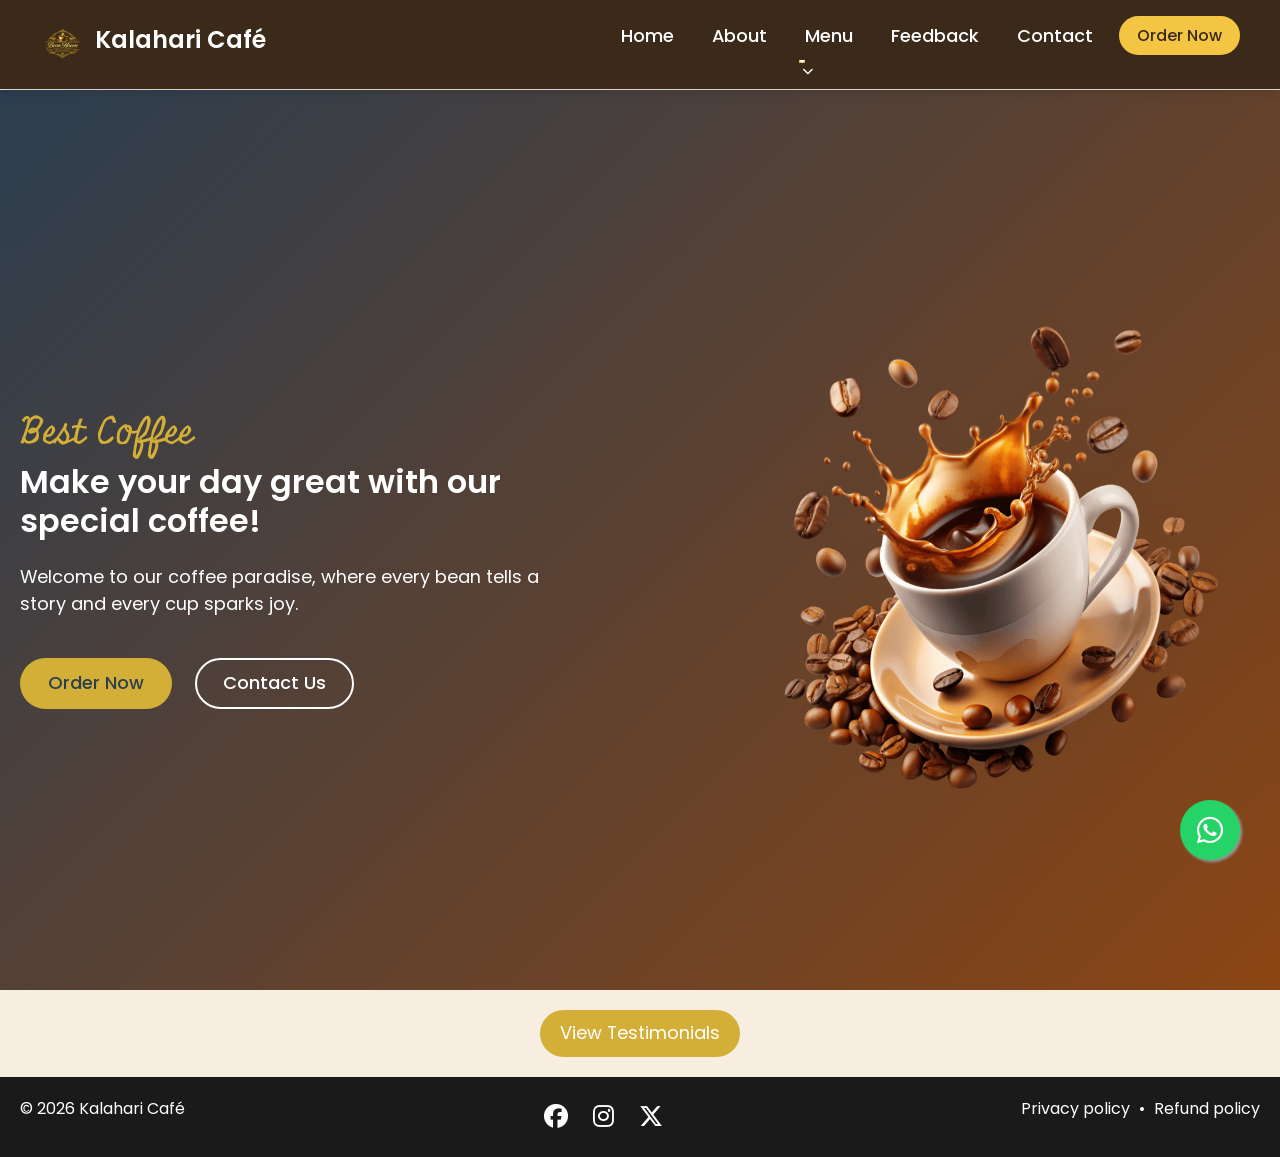
<file: index.html>
<!DOCTYPE html>
<html lang="en">
  <head>
    <meta charset="UTF-8" />
    <meta name="viewport" content="width=device-width, initial-scale=1.0" />
    <meta name="description" content="Welcome to Kalahari Café, your go-to place for premium coffee, delicious treats, and a cozy atmosphere. Explore our menu, read testimonials, and place your order online." />
    <link rel="icon" href="images/logo.png" type="image/png" />
    <title>Kalahari Café</title>
    <link rel="stylesheet" href="https://cdnjs.cloudflare.com/ajax/libs/font-awesome/6.6.0/css/all.min.css" />
    <link rel="stylesheet" href="https://cdn.jsdelivr.net/npm/swiper@11/swiper-bundle.min.css" />
    <!-- Bootstrap CSS -->
    <link rel="stylesheet" href="https://cdn.jsdelivr.net/npm/bootstrap@5.3.3/dist/css/bootstrap.min.css" />
    <link rel="stylesheet" href="style.css" />
  </head>
  <body>
    <header>
      <nav class="navbar">
        <a href="index.html" class="nav-logo">
          <img src="images/logo.png" alt="Kalahari Café Logo" class="logo" width="45" height="45">
          <h2 class="logo-text">Kalahari Café</h2>
        </a>

        <ul class="nav-menu">
          <button id="menu-close-button" class="fas fa-times"></button>

          <li class="nav-item"><a href="index.html" class="nav-link active">Home</a></li>
          <li class="nav-item"><a href="about.html" class="nav-link">About</a></li>
          <li class="nav-item nav-dropdown">
            <a href="menu.html" class="nav-link dropdown-toggle">Menu</a>
            <ul class="dropdown-menu">
              <li><a href="menu.html" class="dropdown-link">Menu Items</a></li>
              <li><a href="gallery.html" class="dropdown-link">Gallery</a></li>
            </ul>
          </li>
          <li class="nav-item"><a href="feedback.html" class="nav-link">Feedback</a></li>
          <li class="nav-item"><a href="contact.html" class="nav-link">Contact</a></li>
          <li class="nav-item"><a href="order.html" class="order-btn">Order Now</a></li>
        </ul>

        <button id="menu-open-button" class="fas fa-bars"></button>
      </nav>
    </header>

    <main>
      <!-- Hero section -->
      <section class="hero-section">
        <div class="section-content">
          <div class="hero-details">
            <h2 class="title">Best Coffee</h2>
            <h3 class="subtitle">Make your day great with our special coffee!</h3>
            <p class="description">Welcome to our coffee paradise, where every bean tells a story and every cup sparks joy.</p>
            <div class="buttons">
              <a href="order.html" class="button order-now">Order Now</a>
              <a href="contact.html" class="button contact-us">Contact Us</a>
            </div>
          </div>
          <div class="hero-image-wrapper">
            <img src="images/coffee-hero-section.png" alt="A steaming cup of Kalahari Café coffee" class="hero-image" width="500" height="500" />
          </div>
        </div>
      </section>

      <button id="testimonials-toggle" class="testimonials-toggle">View Testimonials</button>

      <!-- Testimonials section -->
      <section class="testimonials-section" id="testimonials">
        <h2 class="section-title">Testimonials</h2>
        <div class="section-content">
          <div class="slider-container swiper">
            <div class="swiper-wrapper">
              <div class="testimonial swiper-slide">
                <img src="images/user-1.jpg" alt="Sarah Johnson" class="user-image" width="180" height="180" />
                <h3 class="name">Sarah Johnson</h3>
                <p class="feedback">"Loved the French roast. Perfectly balanced and rich. Will order again!"</p>
              </div>
              <div class="testimonial swiper-slide">
                <img src="images/user-2.jpg" alt="James Wilson" class="user-image" width="180" height="180" />
                <h3 class="name">James Wilson</h3>
                <p class="feedback">"Great espresso blend! Smooth and bold flavor. Fast shipping too!"</p>
              </div>
              <div class="testimonial swiper-slide">
                <img src="images/user-3.jpg" alt="Michael Brown" class="user-image" width="180" height="180" />
                <h3 class="name">Michael Brown</h3>
                <p class="feedback">"Fantastic mocha flavor. Fresh and aromatic. Quick shipping!"</p>
              </div>
              <div class="testimonial swiper-slide">
                <img src="images/user-4.jpg" alt="Emily Harris" class="user-image" width="180" height="180" />
                <h3 class="name">Emily Harris</h3>
                <p class="feedback">"Excellent quality! Fresh beans and quick delivery. Highly recommend."</p>
              </div>
              <div class="testimonial swiper-slide">
                <img src="images/user-5.jpg" alt="Anthony Thompson" class="user-image" width="180" height="180" />
                <h3 class="name">Anthony Thompson</h3>
                <p class="feedback">"Best decaf I've tried! Smooth and flavorful. Arrived promptly."</p>
              </div>
            </div>
            <div class="swiper-pagination"></div>
            <div class="swiper-button-prev"></div>
            <div class="swiper-button-next"></div>
          </div>
        </div>
      </section>

      <footer class="footer-section">
        <div class="section-content">
          <p class="copyright-text">© 2026 Kalahari Café</p>
          <div class="social-link-list">
            <a href="https://www.facebook.com/randy.popota" target="_blank" rel="noreferrer noopener" class="social-link"><i class="fa-brands fa-facebook"></i></a>
            <a href="https://www.instagram.com/sir_gaborekwe/" target="_blank" rel="noreferrer noopener" class="social-link"><i class="fa-brands fa-instagram"></i></a>
            <a href="https://x.com/BGaborekwe36952" target="_blank" rel="noreferrer noopener" class="social-link"><i class="fa-brands fa-x-twitter"></i></a>
          </div>
          <p class="policy-text">
            <a href="#" class="policy-link" data-policy="privacy">Privacy policy</a>
            <span class="separator">•</span>
            <a href="#" class="policy-link" data-policy="refund">Refund policy</a>
          </p>
        </div>
      </footer>
    </main>

    <script src="https://cdn.jsdelivr.net/npm/swiper@11/swiper-bundle.min.js"></script>
    <script src="https://cdn.jsdelivr.net/npm/bootstrap@5.3.3/dist/js/bootstrap.bundle.min.js"></script>
    <script src="script.js"></script>

    <a href="https://wa.me/26778055268?text=Hello%20from%20Kalahari%20Café" class="whatsapp-float" target="_blank">
      <i class="fab fa-whatsapp"></i>
    </a>

  </body>
</html>
</file>
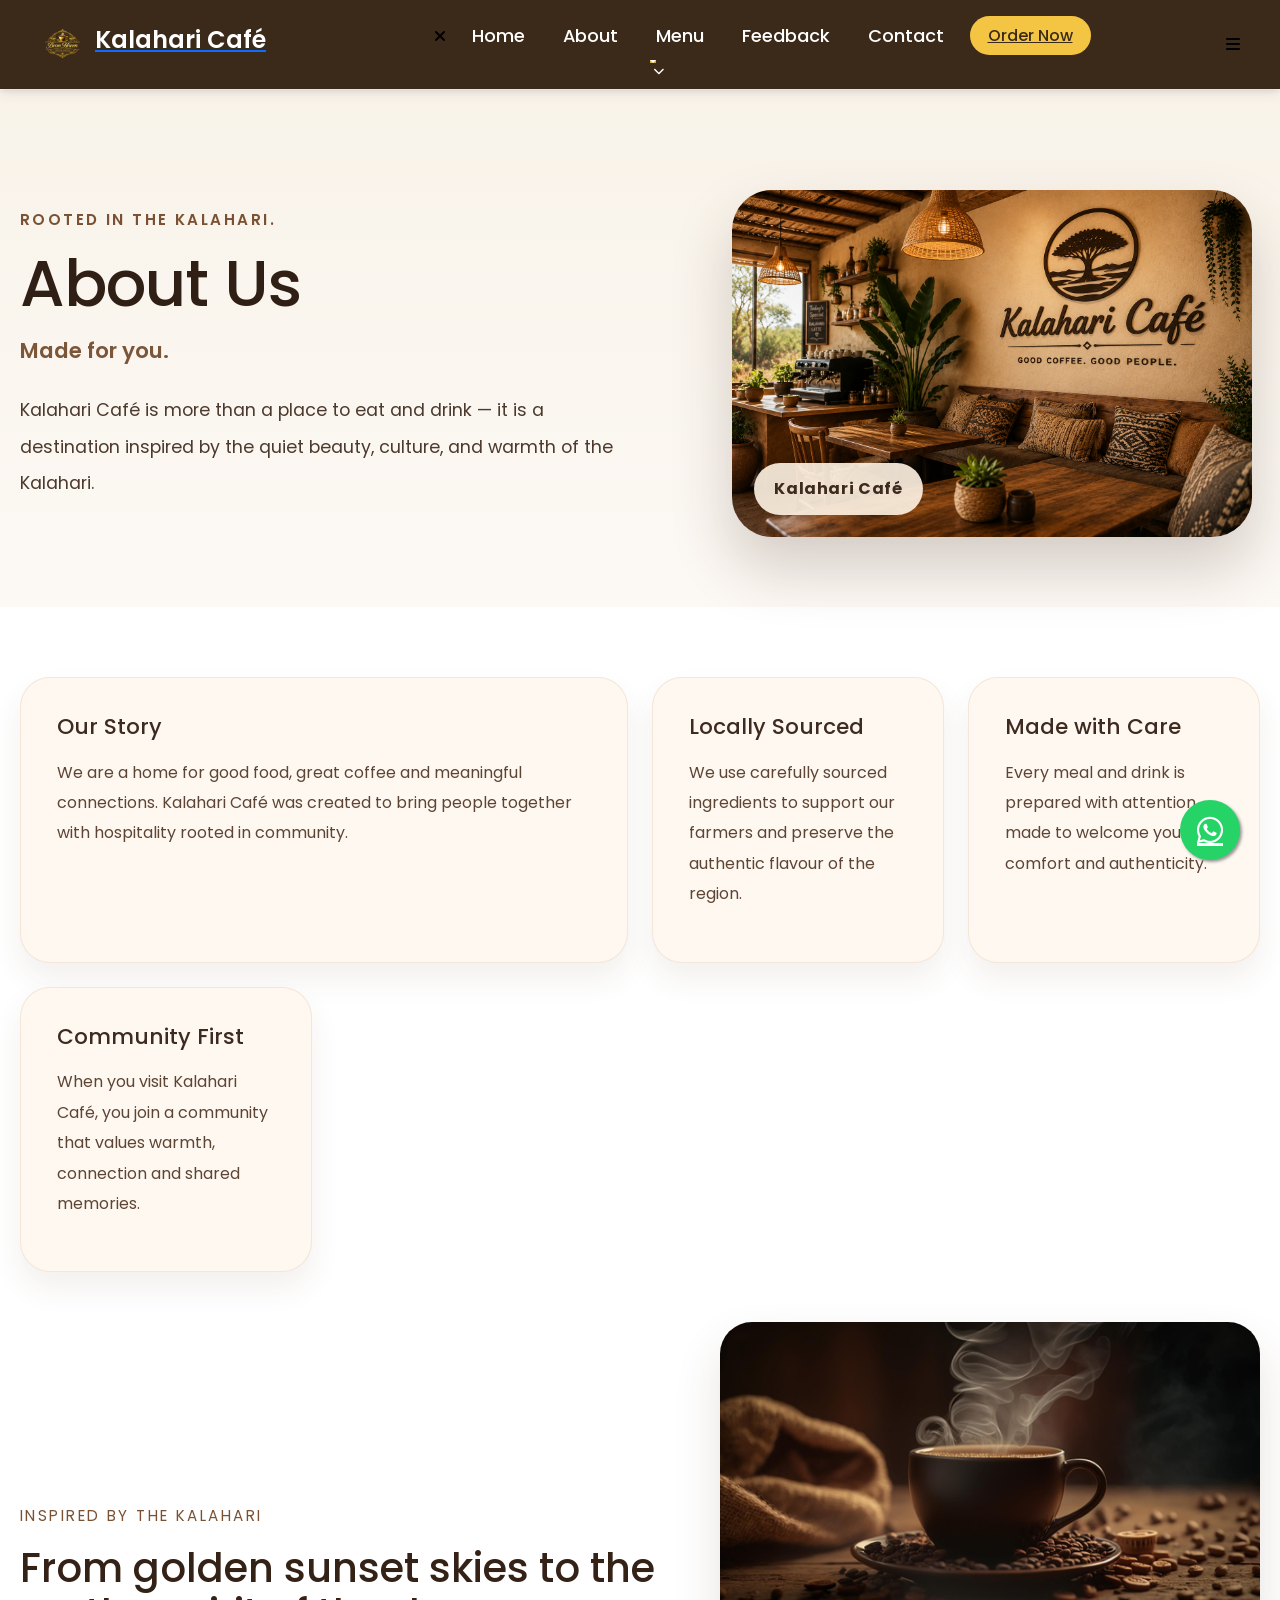
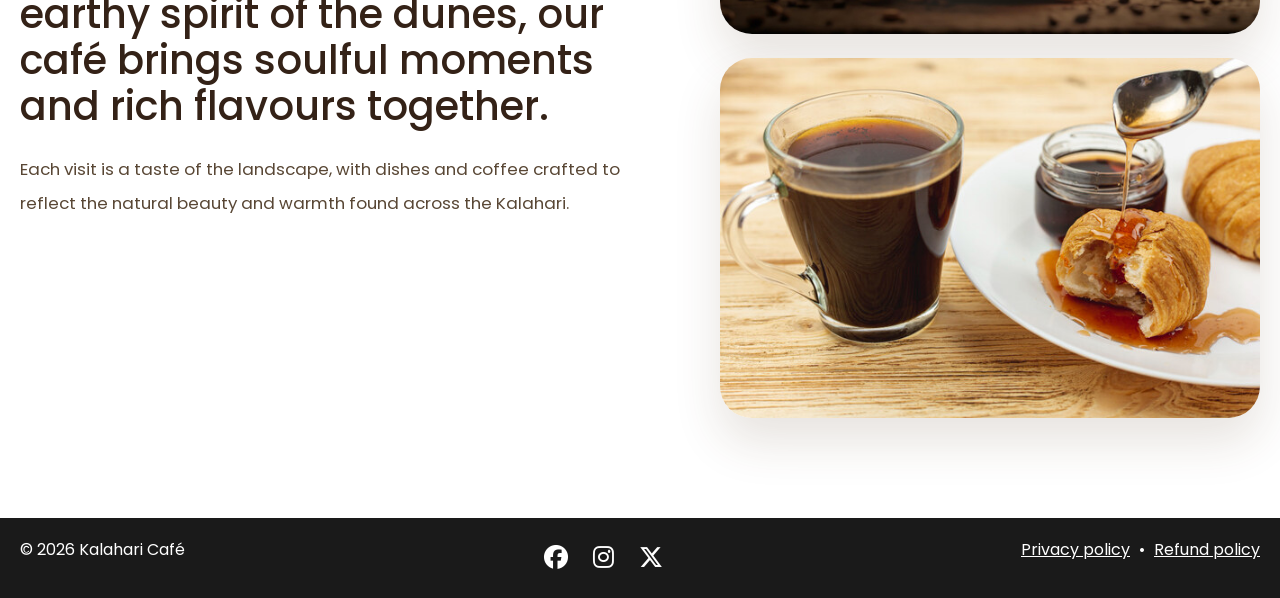
<file: about.html>
<!DOCTYPE html>
<html lang="en">
<head>
  <meta charset="UTF-8" />
  <meta name="viewport" content="width=device-width, initial-scale=1.0" />
  <meta name="description" content="Learn about Kalahari Café's story, our passion for quality coffee, and our commitment to providing an exceptional experience for coffee lovers." />
  <link rel="icon" href="images/logo.png" type="image/png" />
  <title>About | Kalahari Café</title>

  <link rel="stylesheet" href="style.css" />
  <link rel="stylesheet" href="https://cdnjs.cloudflare.com/ajax/libs/font-awesome/6.6.0/css/all.min.css" />
  <!-- Bootstrap CSS -->
  <link rel="stylesheet" href="https://cdn.jsdelivr.net/npm/bootstrap@5.3.3/dist/css/bootstrap.min.css" />
</head>
<body>

<header>
  <nav class="navbar">
    <a href="index.html" class="nav-logo">
      <img src="images/logo.png" alt="Kalahari Café Logo" class="logo" width="45" height="45">
      <h2 class="logo-text">Kalahari Café</h2>
    </a>

    <ul class="nav-menu">
      <button id="menu-close-button" class="fas fa-times"></button>
      <li class="nav-item"><a href="index.html" class="nav-link">Home</a></li>
      <li class="nav-item"><a href="about.html" class="nav-link active">About</a></li>
      <li class="nav-item nav-dropdown">
        <a href="menu.html" class="nav-link dropdown-toggle">Menu</a>
        <ul class="dropdown-menu">
          <li><a href="menu.html" class="dropdown-link">Menu Items</a></li>
          <li><a href="gallery.html" class="dropdown-link">Gallery</a></li>
        </ul>
      </li>
      <li class="nav-item"><a href="feedback.html" class="nav-link">Feedback</a></li>
      <li class="nav-item"><a href="contact.html" class="nav-link">Contact</a></li>
      <li class="nav-item"><a href="order.html" class="order-btn">Order Now</a></li>
    </ul>

    <button id="menu-open-button" class="fas fa-bars"></button>
  </nav>
</header>

<main>
  <section class="about-hero">
    <div class="section-content hero-content">
      <div class="hero-copy">
        <span class="eyebrow">Rooted in the Kalahari.</span>
        <h1 class="hero-title">About Us</h1>
        <p class="hero-subtitle">Made for you.</p>
        <p class="hero-text">
          Kalahari Café is more than a place to eat and drink — it is a destination inspired by the quiet beauty, culture, and warmth of the Kalahari.
        </p>
      </div>
      <div class="hero-image-panel">
        <div class="hero-image-card">
          <img src="images/about-image.png" alt="Warm Kalahari café interior" class="hero-panel-image" width="520" height="420" loading="lazy" />
          <span class="hero-image-label">Kalahari Café</span>
        </div>
      </div>
    </div>
  </section>

  <section class="story-section">
    <div class="section-content story-grid">
      <article class="story-card wide-card">
        <h3>Our Story</h3>
        <p>We are a home for good food, great coffee and meaningful connections. Kalahari Café was created to bring people together with hospitality rooted in community.</p>
      </article>
      <article class="story-card">
        <h3>Locally Sourced</h3>
        <p>We use carefully sourced ingredients to support our farmers and preserve the authentic flavour of the region.</p>
      </article>
      <article class="story-card">
        <h3>Made with Care</h3>
        <p>Every meal and drink is prepared with attention, made to welcome you with comfort and authenticity.</p>
      </article>
      <article class="story-card">
        <h3>Community First</h3>
        <p>When you visit Kalahari Café, you join a community that values warmth, connection and shared memories.</p>
      </article>
    </div>
  </section>

  <section class="inspired-section">
    <div class="section-content inspired-grid">
      <div class="inspired-copy">
        <span class="eyebrow">Inspired by the Kalahari</span>
        <h2>From golden sunset skies to the earthy spirit of the dunes, our café brings soulful moments and rich flavours together.</h2>
        <p>Each visit is a taste of the landscape, with dishes and coffee crafted to reflect the natural beauty and warmth found across the Kalahari.</p>
      </div>
      <div class="inspired-images">
        <div class="inspired-image-card"><img src="images/gallery-1.jpg" alt="Kalahari landscape" width="400" height="280" loading="lazy" /></div>
        <div class="inspired-image-card"><img src="images/gallery-6.jpg" alt="Warm plated meal" width="400" height="280" loading="lazy" /></div>
      </div>
    </div>
  </section>

  <footer class="footer-section">
    <div class="section-content">
      <p class="copyright-text">© 2026 Kalahari Café</p>
      <div class="social-link-list">
        <a href="https://www.facebook.com/randy.popota" target="_blank" rel="noreferrer noopener" class="social-link"><i class="fa-brands fa-facebook"></i></a>
        <a href="https://www.instagram.com/sir_gaborekwe/" target="_blank" rel="noreferrer noopener" class="social-link"><i class="fa-brands fa-instagram"></i></a>
        <a href="https://x.com/BGaborekwe36952" target="_blank" rel="noreferrer noopener" class="social-link"><i class="fa-brands fa-x-twitter"></i></a>
      </div>
      <p class="policy-text">
        <a href="#" class="policy-link" data-policy="privacy">Privacy policy</a>
        <span class="separator">•</span>
        <a href="#" class="policy-link" data-policy="refund">Refund policy</a>
      </p>
    </div>
  </footer>
</main>

<script src="https://cdn.jsdelivr.net/npm/bootstrap@5.3.3/dist/js/bootstrap.bundle.min.js"></script>
<script src="script.js"></script>

<a href="https://wa.me/26778055268?text=Hello%20from%20Kalahari%20Café" class="whatsapp-float" target="_blank">
  <i class="fab fa-whatsapp"></i>
</a>

</body>
</html>
</file>
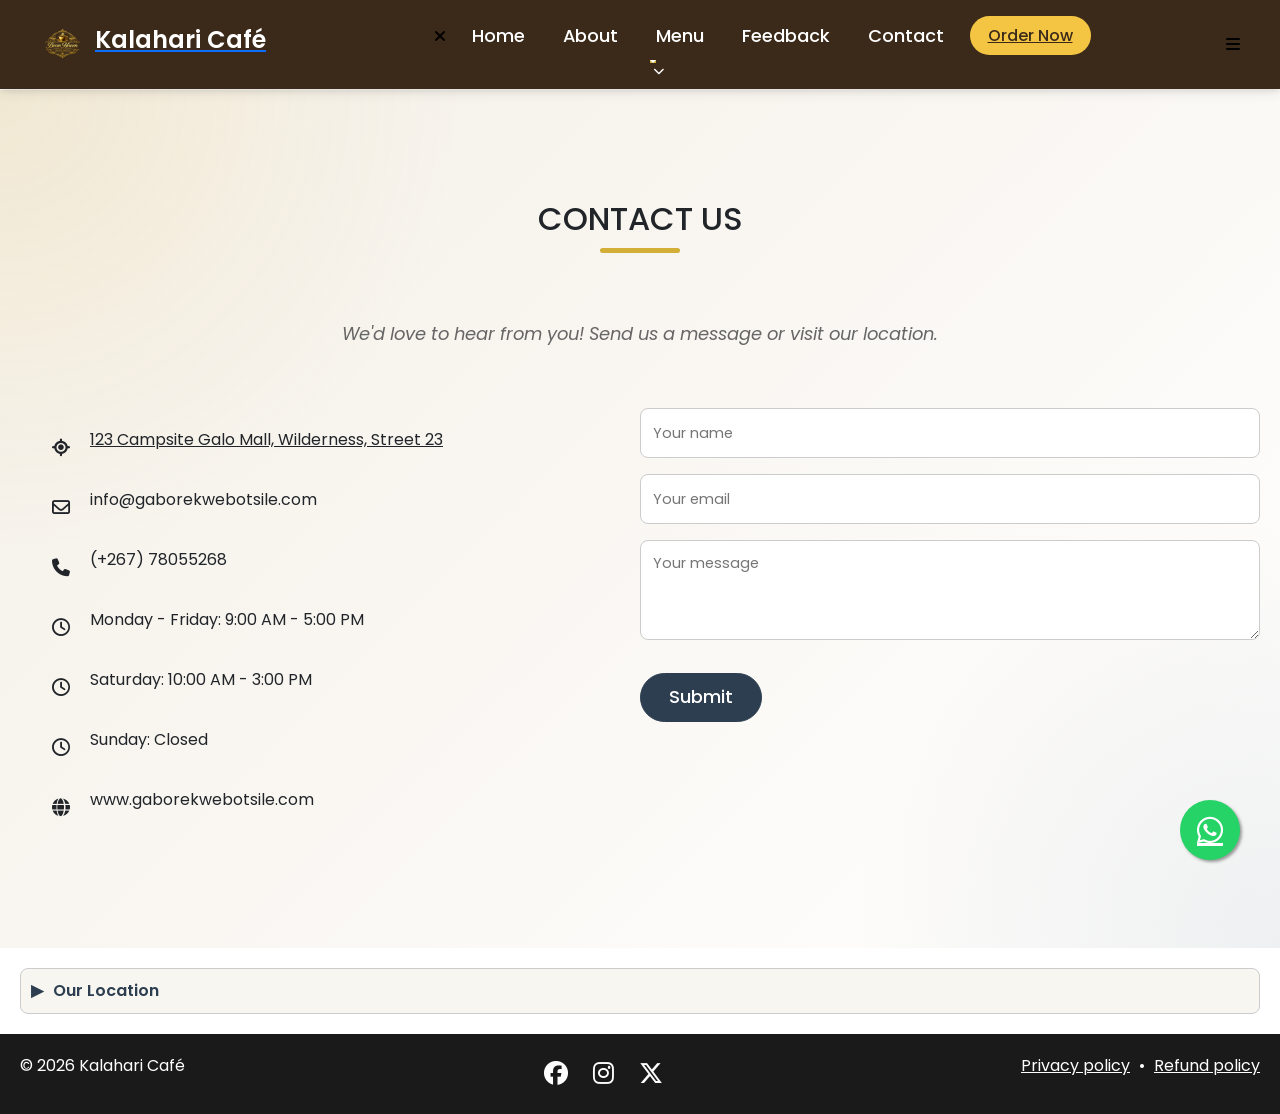
<file: contact.html>
<!DOCTYPE html>
<html lang="en">
<head>
  <meta charset="UTF-8" />
  <meta name="viewport" content="width=device-width, initial-scale=1.0" />
  <meta name="description" content="Get in touch with Kalahari Café. Find our contact information, send us a message, or visit our location for the best coffee experience." />
  <link rel="icon" href="images/logo.png" type="image/png" />
  <title>Contact | Kalahari Café</title>

  <link rel="stylesheet" href="style.css" />
  <link rel="stylesheet" href="https://cdnjs.cloudflare.com/ajax/libs/font-awesome/6.6.0/css/all.min.css" />
  <!-- Bootstrap CSS -->
  <link rel="stylesheet" href="https://cdn.jsdelivr.net/npm/bootstrap@5.3.3/dist/css/bootstrap.min.css" />
</head>
<body>

<header>
  <nav class="navbar">
    <a href="index.html" class="nav-logo">
      <img src="images/logo.png" alt="Kalahari Café Logo" class="logo" width="45" height="45">
      <h2 class="logo-text">Kalahari Café</h2>
    </a>

    <ul class="nav-menu">
      <button id="menu-close-button" class="fas fa-times"></button>
      <li class="nav-item"><a href="index.html" class="nav-link">Home</a></li>
      <li class="nav-item"><a href="about.html" class="nav-link">About</a></li>
      <li class="nav-item nav-dropdown">
        <a href="menu.html" class="nav-link dropdown-toggle">Menu</a>
        <ul class="dropdown-menu">
          <li><a href="menu.html" class="dropdown-link">Menu Items</a></li>
          <li><a href="gallery.html" class="dropdown-link">Gallery</a></li>
        </ul>
      </li>
      <li class="nav-item"><a href="feedback.html" class="nav-link">Feedback</a></li>
      <li class="nav-item"><a href="contact.html" class="nav-link active">Contact</a></li>
      <li class="nav-item"><a href="order.html" class="order-btn">Order Now</a></li>
    </ul>

    <button id="menu-open-button" class="fas fa-bars"></button>
  </nav>
</header>

<main>
  <section class="contact-section">
    <h2 class="section-title">Contact Us</h2>
    <p class="section-subtitle">We'd love to hear from you! Send us a message or visit our location.</p>

    <div class="section-content">
      <div class="contact-left">
        <ul class="contact-info-list">
          <li class="contact-info">
            <i class="fa-solid fa-location-crosshairs"></i>
            <p><a href="#location" style="color: inherit; text-decoration: underline;">123 Campsite Galo Mall, Wilderness, Street 23</a></p>
          </li>
          <li class="contact-info">
            <i class="fa-regular fa-envelope"></i>
            <p>info@gaborekwebotsile.com</p>
          </li>
          <li class="contact-info">
            <i class="fa-solid fa-phone"></i>
            <p>(+267) 78055268</p>
          </li>
          <li class="contact-info">
            <i class="fa-regular fa-clock"></i>
            <p>Monday - Friday: 9:00 AM - 5:00 PM</p>
          </li>
          <li class="contact-info">
            <i class="fa-regular fa-clock"></i>
            <p>Saturday: 10:00 AM - 3:00 PM</p>
          </li>
          <li class="contact-info">
            <i class="fa-regular fa-clock"></i>
            <p>Sunday: Closed</p>
          </li>
          <li class="contact-info">
            <i class="fa-solid fa-globe"></i>
            <p>www.gaborekwebotsile.com</p>
          </li>
        </ul>
      </div>

      <!-- Fixed: removed duplicate id="contact-message"; textarea now has id="contact-message-text" -->
      <form action="#" class="contact-form" id="contact-form">
        <input id="contact-name" name="contactName" type="text" placeholder="Your name" class="form-input" required />
        <input id="contact-email" name="contactEmail" type="email" placeholder="Your email" class="form-input" required />
        <textarea id="contact-message-text" name="contactMessage" placeholder="Your message" class="form-input" required></textarea>
        <button type="submit" class="button submit-button">Submit</button>
        <div id="contact-response" class="contact-message" aria-live="polite"></div>
      </form>
    </div>
  </section>

  <section class="location-dropdown">
    <details id="location">
      <summary>Our Location</summary>
      <div class="location-content">
        <div class="location-info">
          <h3>Find Us Here</h3>
          <p>123 Campsite Galo Mall, Wilderness, Street 23</p>
          <p>Francistown, Botswana</p>
          <p>Phone: (+267) 78055268</p>
          <p>Email: info@gaborekwebotsile.com</p>
        </div>
        <div class="map-container">
          <iframe src="https://www.google.com/maps/embed?pb=!1m14!1m8!1m3!1d14687.123!2d27.5167!3d-21.1667!3m2!1i1024!2i768!4f13.1!3m3!1m2!1sFrancistown%2C%20Botswana!2sFrancistown%2C%20Botswana!5e0!3m2!1sen!2s!4v1234567890!5m2!1sen!2s" width="100%" height="400" style="border:0;" allowfullscreen="" loading="lazy" referrerpolicy="no-referrer-when-downgrade" title="Francistown Location Map"></iframe>
        </div>
      </div>
    </details>
  </section>

  <footer class="footer-section">
    <div class="section-content">
      <p class="copyright-text">© 2026 Kalahari Café</p>
      <div class="social-link-list">
        <a href="https://www.facebook.com/randy.popota" target="_blank" rel="noreferrer noopener" class="social-link"><i class="fa-brands fa-facebook"></i></a>
        <a href="https://www.instagram.com/sir_gaborekwe/" target="_blank" rel="noreferrer noopener" class="social-link"><i class="fa-brands fa-instagram"></i></a>
        <a href="https://x.com/BGaborekwe36952" target="_blank" rel="noreferrer noopener" class="social-link"><i class="fa-brands fa-x-twitter"></i></a>
      </div>
      <p class="policy-text">
        <a href="#" class="policy-link" data-policy="privacy">Privacy policy</a>
        <span class="separator">•</span>
        <a href="#" class="policy-link" data-policy="refund">Refund policy</a>
      </p>
    </div>
  </footer>
</main>

<script src="https://cdn.jsdelivr.net/npm/bootstrap@5.3.3/dist/js/bootstrap.bundle.min.js"></script>
<script>
  document.getElementById('contact-form').addEventListener('submit', function(e) {
    e.preventDefault();

    const name = document.getElementById('contact-name').value.trim();
    const email = document.getElementById('contact-email').value.trim();
    const message = document.getElementById('contact-message-text').value.trim();
    const responseEl = document.getElementById('contact-response');

    if (!name || !email || !message) {
      responseEl.textContent = 'Please fill in all fields.';
      responseEl.style.display = 'block';
      return;
    }

    const emailRegex = /^[^\s@]+@[^\s@]+\.[^\s@]+$/;
    if (!emailRegex.test(email)) {
      responseEl.textContent = 'Please enter a valid email address.';
      responseEl.style.display = 'block';
      return;
    }

    responseEl.textContent = `Thank you, ${name}! Your message has been sent. We will get back to you at ${email} soon.`;
    responseEl.style.display = 'block';
    this.reset();
  });
</script>
<script src="script.js"></script>

<a href="https://wa.me/26778055268?text=Hello%20from%20Kalahari%20Café" class="whatsapp-float" target="_blank">
  <i class="fab fa-whatsapp"></i>
</a>

</body>
</html>
</file>
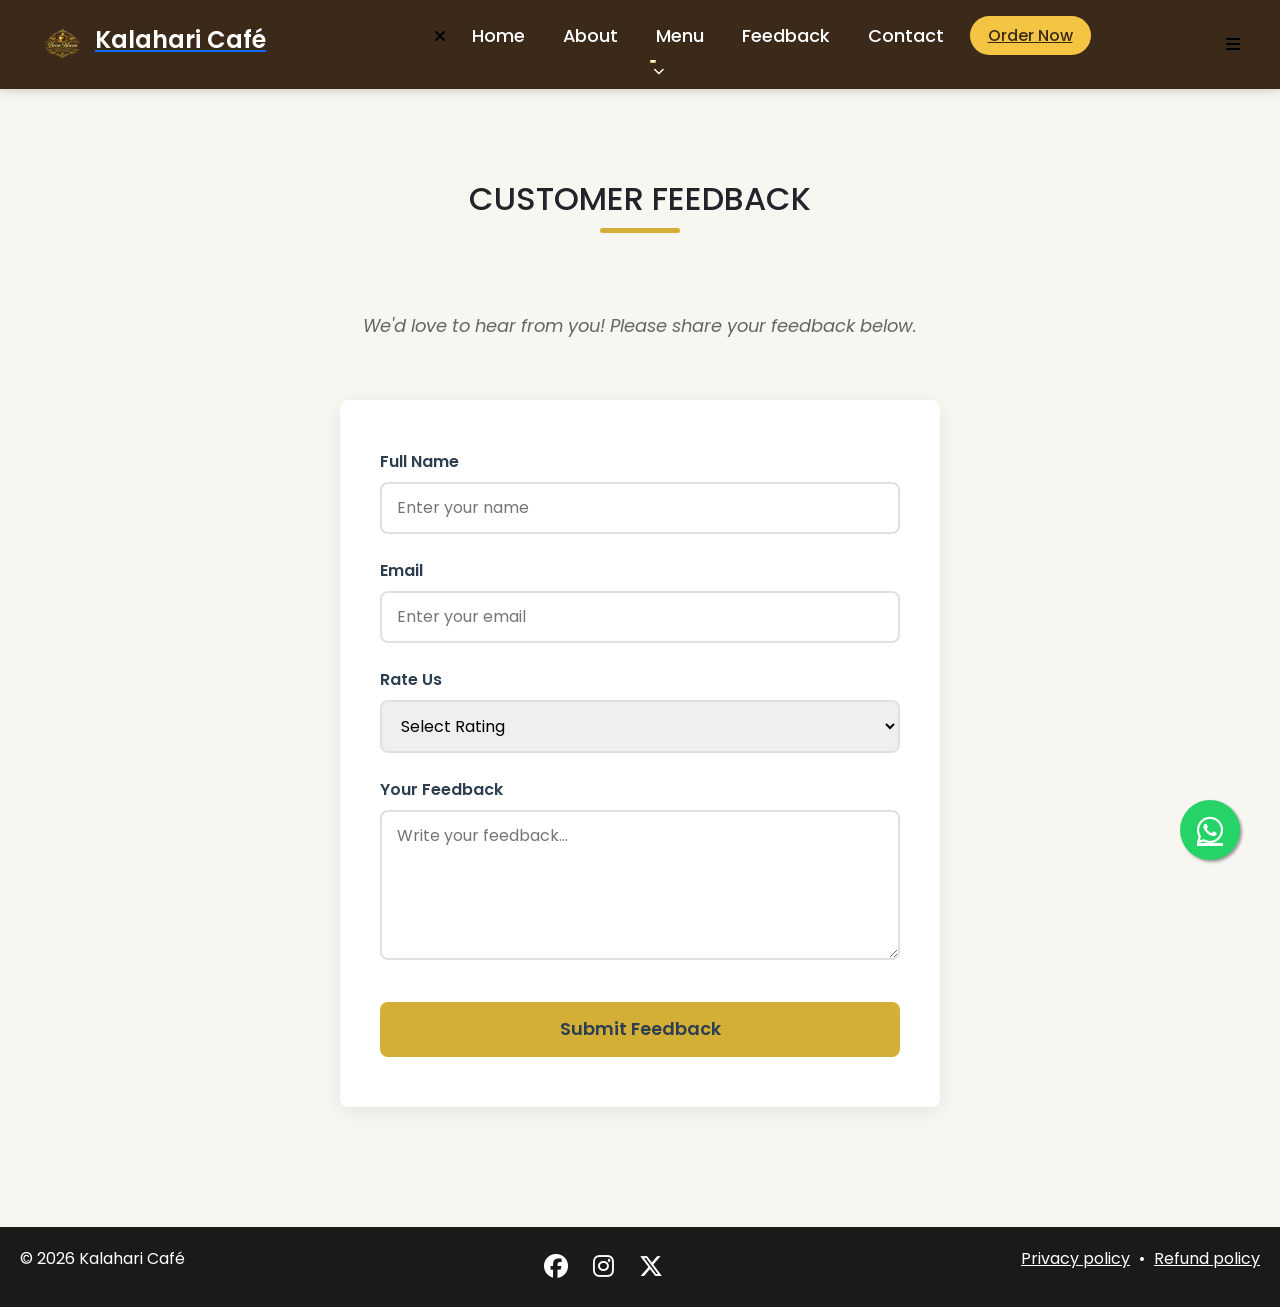
<file: feedback.html>
<!DOCTYPE html>
<html lang="en">
<head>
  <meta charset="UTF-8" />
  <meta name="viewport" content="width=device-width, initial-scale=1.0" />
  <meta name="description" content="Share your feedback with Kalahari Café. We value your opinion and would love to hear from you!" />
  <link rel="icon" href="images/logo.png" type="image/png" />
  <title>Feedback | Kalahari Café</title>

  <link rel="stylesheet" href="style.css" />
  <link rel="stylesheet" href="https://cdnjs.cloudflare.com/ajax/libs/font-awesome/6.6.0/css/all.min.css" />
  <!-- Bootstrap CSS -->
  <link rel="stylesheet" href="https://cdn.jsdelivr.net/npm/bootstrap@5.3.3/dist/css/bootstrap.min.css" />
</head>

<body>

  <header>
    <nav class="navbar">
      <a href="index.html" class="nav-logo">
        <img src="images/logo.png" alt="Kalahari Café Logo" class="logo" width="45" height="45">
        <h2 class="logo-text">Kalahari Café</h2>
      </a>

      <ul class="nav-menu">
        <button id="menu-close-button" class="fas fa-times"></button>
        <li class="nav-item"><a href="index.html" class="nav-link">Home</a></li>
        <li class="nav-item"><a href="about.html" class="nav-link">About</a></li>
        <li class="nav-item nav-dropdown">
          <a href="menu.html" class="nav-link dropdown-toggle">Menu</a>
          <ul class="dropdown-menu">
            <li><a href="menu.html" class="dropdown-link">Menu Items</a></li>
            <li><a href="gallery.html" class="dropdown-link">Gallery</a></li>
          </ul>
        </li>
        <li class="nav-item"><a href="feedback.html" class="nav-link active">Feedback</a></li>
        <li class="nav-item"><a href="contact.html" class="nav-link">Contact</a></li>
        <li class="nav-item"><a href="order.html" class="order-btn">Order Now</a></li>
      </ul>

      <button id="menu-open-button" class="fas fa-bars"></button>
    </nav>
  </header>

  <!-- Feedback Section -->
  <section class="feedback-section">
    <div class="section-content">
      <h2 class="section-title">Customer Feedback</h2>
      <p class="section-subtitle">We'd love to hear from you! Please share your feedback below.</p>

      <form class="feedback-form" id="feedback-form" novalidate>
        <div class="form-group">
          <label for="fb-name">Full Name</label>
          <input type="text" id="fb-name" placeholder="Enter your name" required />
          <span class="feedback-error" id="fb-name-error" style="color:#c0392b; font-size:0.85rem; display:none;">Please enter your full name.</span>
        </div>

        <div class="form-group">
          <label for="fb-email">Email</label>
          <input type="email" id="fb-email" placeholder="Enter your email" required />
          <span class="feedback-error" id="fb-email-error" style="color:#c0392b; font-size:0.85rem; display:none;">Please enter a valid email address.</span>
        </div>

        <div class="form-group">
          <label for="fb-rating">Rate Us</label>
          <select id="fb-rating" required>
            <option value="">Select Rating</option>
            <option value="5">⭐⭐⭐⭐⭐ Excellent</option>
            <option value="4">⭐⭐⭐⭐ Very Good</option>
            <option value="3">⭐⭐⭐ Good</option>
            <option value="2">⭐⭐ Fair</option>
            <option value="1">⭐ Poor</option>
          </select>
          <span class="feedback-error" id="fb-rating-error" style="color:#c0392b; font-size:0.85rem; display:none;">Please select a rating.</span>
        </div>

        <div class="form-group">
          <label for="fb-message">Your Feedback</label>
          <textarea id="fb-message" rows="5" placeholder="Write your feedback..." required></textarea>
          <span class="feedback-error" id="fb-message-error" style="color:#c0392b; font-size:0.85rem; display:none;">Please write your feedback.</span>
        </div>

        <div id="fb-response" style="display:none; margin-bottom:16px; padding:14px 16px; border-radius:8px; background:#fff7e9; color:#5a3b11; border:1px solid #f2d3a6; font-size:1rem;"></div>

        <button type="submit" class="btn btn-submit">Submit Feedback</button>
      </form>
    </div>
  </section>

  <footer class="footer-section">
    <div class="section-content">
      <p class="copyright-text">© 2026 Kalahari Café</p>
      <div class="social-link-list">
        <a href="https://www.facebook.com/randy.popota" target="_blank" rel="noreferrer noopener" class="social-link"><i class="fa-brands fa-facebook"></i></a>
        <a href="https://www.instagram.com/sir_gaborekwe/" target="_blank" rel="noreferrer noopener" class="social-link"><i class="fa-brands fa-instagram"></i></a>
        <a href="https://x.com/BGaborekwe36952" target="_blank" rel="noreferrer noopener" class="social-link"><i class="fa-brands fa-x-twitter"></i></a>
      </div>
      <p class="policy-text">
        <a href="#" class="policy-link" data-policy="privacy">Privacy policy</a>
        <span class="separator">•</span>
        <a href="#" class="policy-link" data-policy="refund">Refund policy</a>
      </p>
    </div>
  </footer>

  <script src="https://cdn.jsdelivr.net/npm/bootstrap@5.3.3/dist/js/bootstrap.bundle.min.js"></script>
  <script src="script.js"></script>
  <script>
    document.getElementById('feedback-form').addEventListener('submit', function(e) {
      e.preventDefault();

      const name    = document.getElementById('fb-name').value.trim();
      const email   = document.getElementById('fb-email').value.trim();
      const rating  = document.getElementById('fb-rating').value;
      const message = document.getElementById('fb-message').value.trim();
      const emailRegex = /^[^\s@]+@[^\s@]+\.[^\s@]+$/;

      let valid = true;

      // Name validation
      const nameErr = document.getElementById('fb-name-error');
      if (!name) { nameErr.style.display = 'block'; valid = false; }
      else { nameErr.style.display = 'none'; }

      // Email validation
      const emailErr = document.getElementById('fb-email-error');
      if (!email || !emailRegex.test(email)) { emailErr.style.display = 'block'; valid = false; }
      else { emailErr.style.display = 'none'; }

      // Rating validation
      const ratingErr = document.getElementById('fb-rating-error');
      if (!rating) { ratingErr.style.display = 'block'; valid = false; }
      else { ratingErr.style.display = 'none'; }

      // Message validation
      const msgErr = document.getElementById('fb-message-error');
      if (!message) { msgErr.style.display = 'block'; valid = false; }
      else { msgErr.style.display = 'none'; }

      if (!valid) return;

      const responseEl = document.getElementById('fb-response');
      responseEl.textContent = `Thank you, ${name}! Your feedback has been submitted successfully.`;
      responseEl.style.display = 'block';
      this.reset();
    });
  </script>

  <a href="https://wa.me/26778055268?text=Hello%20from%20Kalahari%20Café" class="whatsapp-float" target="_blank">
    <i class="fab fa-whatsapp"></i>
  </a>

</body>
</html>
</file>
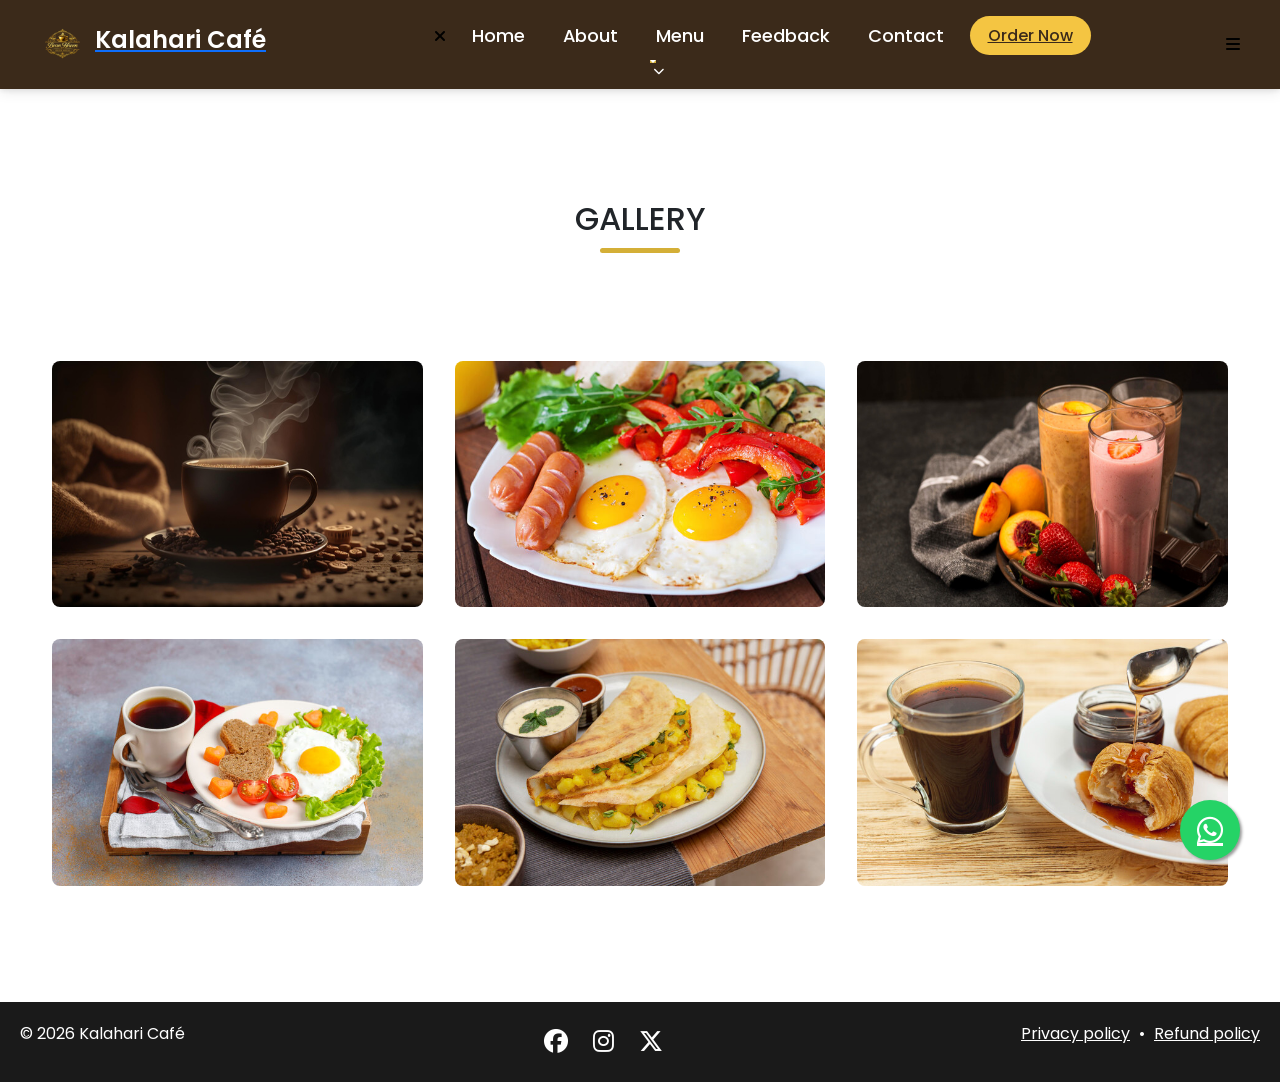
<file: gallery.html>
<!DOCTYPE html>
<html lang="en">
<head>
  <meta charset="UTF-8" />
  <meta name="viewport" content="width=device-width, initial-scale=1.0" />
  <meta name="description" content="Explore our gallery of Kalahari Café's ambiance, delicious coffee creations, and customer moments. See why we're the favorite spot for coffee enthusiasts." />
  <link rel="icon" href="images/logo.png" type="image/png" />
  <title>Gallery | Kalahari Café</title>

  <link rel="stylesheet" href="style.css" />
  <link rel="stylesheet" href="https://cdnjs.cloudflare.com/ajax/libs/font-awesome/6.6.0/css/all.min.css" />
  <!-- Bootstrap CSS -->
  <link rel="stylesheet" href="https://cdn.jsdelivr.net/npm/bootstrap@5.3.3/dist/css/bootstrap.min.css" />
</head>
<body>

<header>
  <nav class="navbar">
    <a href="index.html" class="nav-logo">
      <img src="images/logo.png" alt="Kalahari Café Logo" class="logo" width="45" height="45">
      <h2 class="logo-text">Kalahari Café</h2>
    </a>

    <ul class="nav-menu">
      <button id="menu-close-button" class="fas fa-times"></button>
      <li class="nav-item"><a href="index.html" class="nav-link">Home</a></li>
      <li class="nav-item"><a href="about.html" class="nav-link">About</a></li>
      <li class="nav-item nav-dropdown">
        <a href="menu.html" class="nav-link dropdown-toggle">Menu</a>
        <ul class="dropdown-menu">
          <li><a href="menu.html" class="dropdown-link">Menu Items</a></li>
          <li><a href="gallery.html" class="dropdown-link active">Gallery</a></li>
        </ul>
      </li>
      <li class="nav-item"><a href="feedback.html" class="nav-link">Feedback</a></li>
      <li class="nav-item"><a href="contact.html" class="nav-link">Contact</a></li>
      <li class="nav-item"><a href="order.html" class="order-btn">Order Now</a></li>
    </ul>

    <button id="menu-open-button" class="fas fa-bars"></button>
  </nav>
</header>

<main>
  <section class="gallery-section">
    <h2 class="section-title">Gallery</h2>

    <div class="section-content">
      <ul class="gallery-list">
        <li class="gallery-item">
          <img src="images/gallery-1.jpg" alt="Delicious coffee and pastries" class="gallery-image" width="400" height="300" loading="lazy" />
        </li>
        <li class="gallery-item">
          <img src="images/gallery-2.jpg" alt="Cozy cafe interior" class="gallery-image" width="400" height="300" loading="lazy" />
        </li>
        <li class="gallery-item">
          <img src="images/gallery-3.jpg" alt="Specialty coffee drinks" class="gallery-image" width="400" height="300" loading="lazy" />
        </li>
        <li class="gallery-item">
          <img src="images/gallery-4.jpg" alt="Happy customers" class="gallery-image" width="400" height="300" loading="lazy" />
        </li>
        <li class="gallery-item">
          <img src="images/gallery-5.jpg" alt="Fresh baked goods" class="gallery-image" width="400" height="300" loading="lazy" />
        </li>
        <li class="gallery-item">
          <img src="images/gallery-6.jpg" alt="Cafe ambiance" class="gallery-image" width="400" height="300" loading="lazy" />
        </li>
      </ul>
    </div>
  </section>

  <footer class="footer-section">
    <div class="section-content">
      <p class="copyright-text">© 2026 Kalahari Café</p>
      <div class="social-link-list">
        <a href="https://www.facebook.com/randy.popota" target="_blank" rel="noreferrer noopener" class="social-link"><i class="fa-brands fa-facebook"></i></a>
        <a href="https://www.instagram.com/sir_gaborekwe/" target="_blank" rel="noreferrer noopener" class="social-link"><i class="fa-brands fa-instagram"></i></a>
        <a href="https://x.com/BGaborekwe36952" target="_blank" rel="noreferrer noopener" class="social-link"><i class="fa-brands fa-x-twitter"></i></a>
      </div>
      <p class="policy-text">
        <a href="#" class="policy-link" data-policy="privacy">Privacy policy</a>
        <span class="separator">•</span>
        <a href="#" class="policy-link" data-policy="refund">Refund policy</a>
      </p>
    </div>
  </footer>
</main>
<script src="https://cdn.jsdelivr.net/npm/bootstrap@5.3.3/dist/js/bootstrap.bundle.min.js"></script>
<script src="script.js"></script>

<a href="https://wa.me/26778055268?text=Hello%20from%20Kalahari%20Café" class="whatsapp-float" target="_blank">
  <i class="fab fa-whatsapp"></i>
</a>

</body>
</html>
</file>
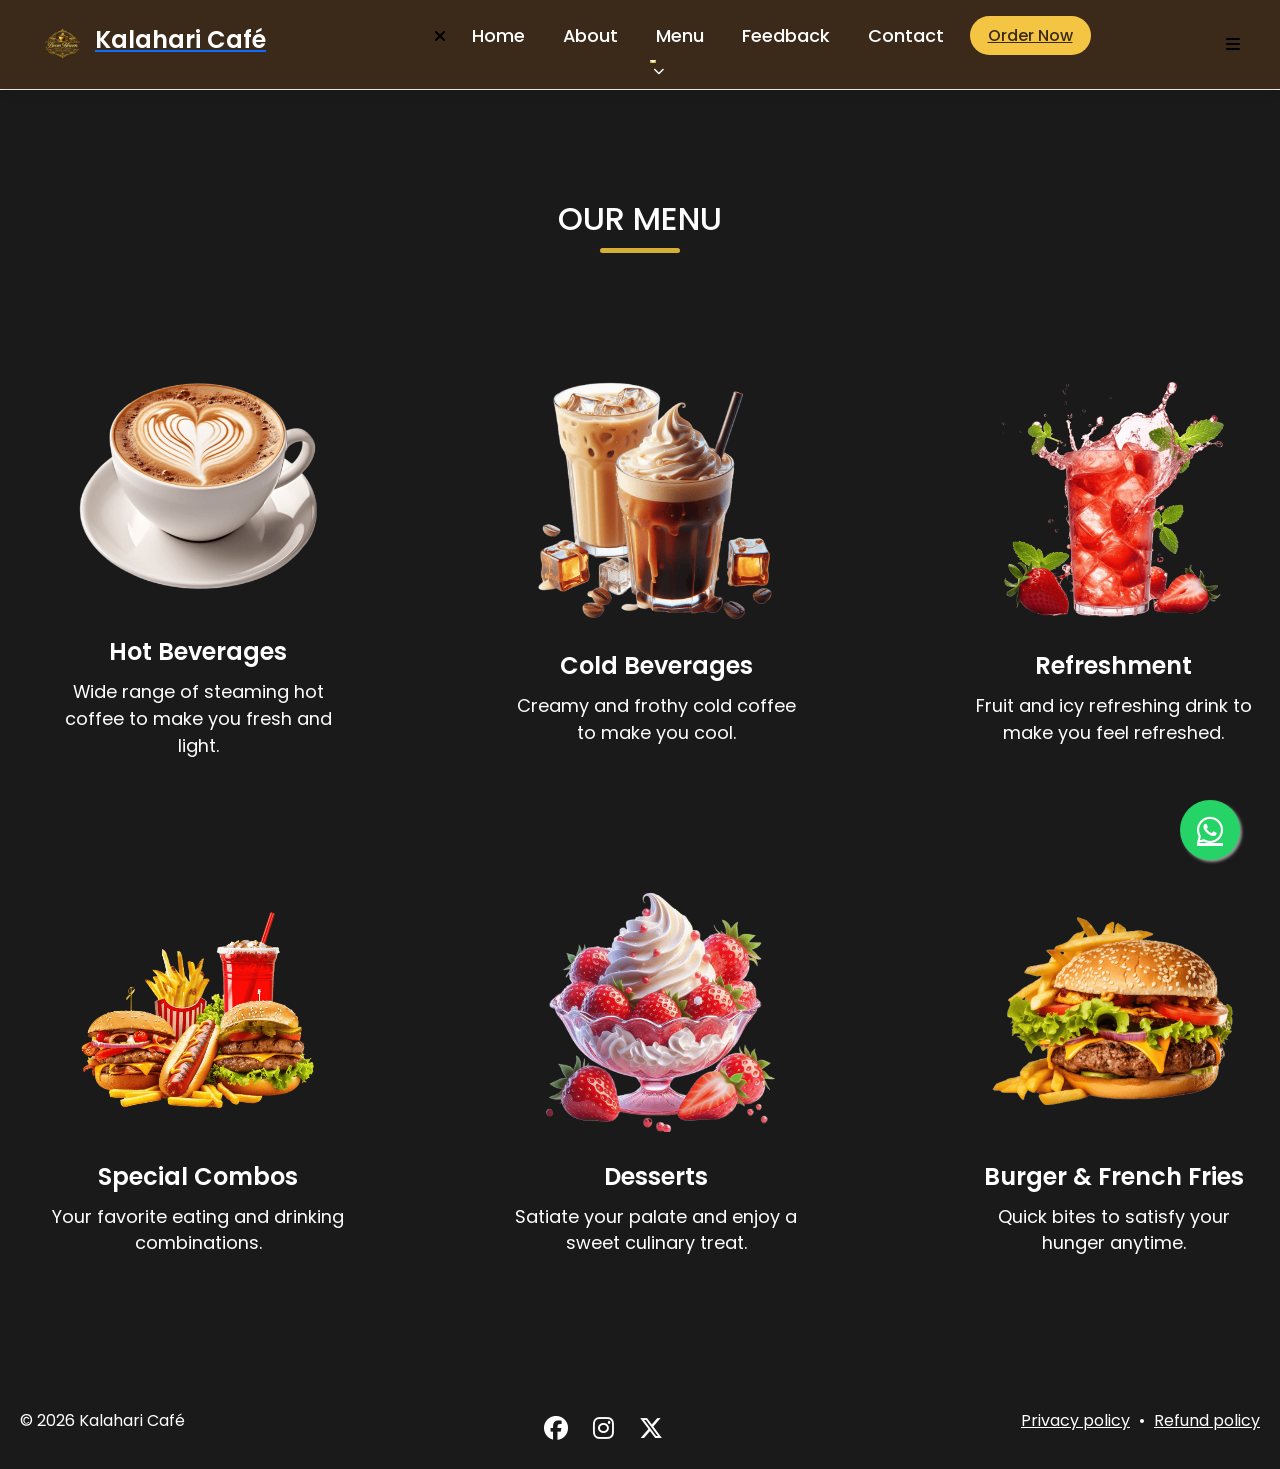
<file: menu.html>
<!DOCTYPE html>
<html lang="en">
<head>
  <meta charset="UTF-8" />
  <meta name="viewport" content="width=device-width, initial-scale=1.0" />
  <meta name="description" content="Browse our extensive menu at Kalahari Café. From classic coffees to specialty drinks and tasty treats, find your perfect brew." />
  <link rel="icon" href="images/logo.png" type="image/png" />
  <title>Menu | Kalahari Café</title>

  <link rel="stylesheet" href="style.css" />
  <link rel="stylesheet" href="https://cdnjs.cloudflare.com/ajax/libs/font-awesome/6.6.0/css/all.min.css" />
  <!-- Bootstrap CSS -->
  <link rel="stylesheet" href="https://cdn.jsdelivr.net/npm/bootstrap@5.3.3/dist/css/bootstrap.min.css" />
</head>
<body>

<header>
  <nav class="navbar">
    <a href="index.html" class="nav-logo">
      <img src="images/logo.png" alt="Kalahari Café Logo" class="logo" width="45" height="45">
      <h2 class="logo-text">Kalahari Café</h2>
    </a>

    <ul class="nav-menu">
      <button id="menu-close-button" class="fas fa-times"></button>
      <li class="nav-item"><a href="index.html" class="nav-link">Home</a></li>
      <li class="nav-item"><a href="about.html" class="nav-link">About</a></li>
      <li class="nav-item nav-dropdown">
        <a href="menu.html" class="nav-link dropdown-toggle active">Menu</a>
        <ul class="dropdown-menu">
          <li><a href="menu.html" class="dropdown-link active">Menu Items</a></li>
          <li><a href="gallery.html" class="dropdown-link">Gallery</a></li>
        </ul>
      </li>
      <li class="nav-item"><a href="feedback.html" class="nav-link">Feedback</a></li>
      <li class="nav-item"><a href="contact.html" class="nav-link">Contact</a></li>
      <li class="nav-item"><a href="order.html" class="order-btn">Order Now</a></li>
    </ul>

    <button id="menu-open-button" class="fas fa-bars"></button>
  </nav>
</header>

<main>
  <section class="menu-section">
    <h2 class="section-title">Our Menu</h2>

    <div class="section-content">
      <ul class="menu-list">
        <li class="menu-item">
          <img src="images/hot-beverages.png" alt="Hot Beverages" class="menu-image" width="250" height="250" loading="lazy" />
          <div class="menu-details">
            <h3 class="name">Hot Beverages</h3>
            <p class="text">Wide range of steaming hot coffee to make you fresh and light.</p>
          </div>
        </li>
        <li class="menu-item">
          <img src="images/cold-beverages.png" alt="Cold Beverages" class="menu-image" width="250" height="250" loading="lazy" />
          <div class="menu-details">
            <h3 class="name">Cold Beverages</h3>
            <p class="text">Creamy and frothy cold coffee to make you cool.</p>
          </div>
        </li>
        <li class="menu-item">
          <img src="images/refreshment.png" alt="Refreshment" class="menu-image" width="250" height="250" loading="lazy" />
          <div class="menu-details">
            <h3 class="name">Refreshment</h3>
            <p class="text">Fruit and icy refreshing drink to make you feel refreshed.</p>
          </div>
        </li>
        <li class="menu-item">
          <img src="images/special-combo.png" alt="Special Combos" class="menu-image" width="250" height="250" loading="lazy" />
          <div class="menu-details">
            <h3 class="name">Special Combos</h3>
            <p class="text">Your favorite eating and drinking combinations.</p>
          </div>
        </li>
        <li class="menu-item">
          <img src="images/desserts.png" alt="Desserts" class="menu-image" width="250" height="250" loading="lazy" />
          <div class="menu-details">
            <h3 class="name">Desserts</h3>
            <p class="text">Satiate your palate and enjoy a sweet culinary treat.</p>
          </div>
        </li>
        <li class="menu-item">
          <img src="images/burger-frenchfries.png" alt="Burger and French Fries" class="menu-image" width="250" height="250" loading="lazy" />
          <div class="menu-details">
            <h3 class="name">Burger &amp; French Fries</h3>
            <p class="text">Quick bites to satisfy your hunger anytime.</p>
          </div>
        </li>
      </ul>
    </div>
  </section>

  <footer class="footer-section">
    <div class="section-content">
      <p class="copyright-text">© 2026 Kalahari Café</p>
      <div class="social-link-list">
        <a href="https://www.facebook.com/randy.popota" target="_blank" rel="noreferrer noopener" class="social-link"><i class="fa-brands fa-facebook"></i></a>
        <a href="https://www.instagram.com/sir_gaborekwe/" target="_blank" rel="noreferrer noopener" class="social-link"><i class="fa-brands fa-instagram"></i></a>
        <a href="https://x.com/BGaborekwe36952" target="_blank" rel="noreferrer noopener" class="social-link"><i class="fa-brands fa-x-twitter"></i></a>
      </div>
      <p class="policy-text">
        <a href="#" class="policy-link" data-policy="privacy">Privacy policy</a>
        <span class="separator">•</span>
        <a href="#" class="policy-link" data-policy="refund">Refund policy</a>
      </p>
    </div>
  </footer>
</main>
<script src="https://cdn.jsdelivr.net/npm/bootstrap@5.3.3/dist/js/bootstrap.bundle.min.js"></script>
<script src="script.js"></script>

<a href="https://wa.me/26778055268?text=Hello%20from%20Kalahari%20Café" class="whatsapp-float" target="_blank">
  <i class="fab fa-whatsapp"></i>
</a>

</body>
</html>
</file>
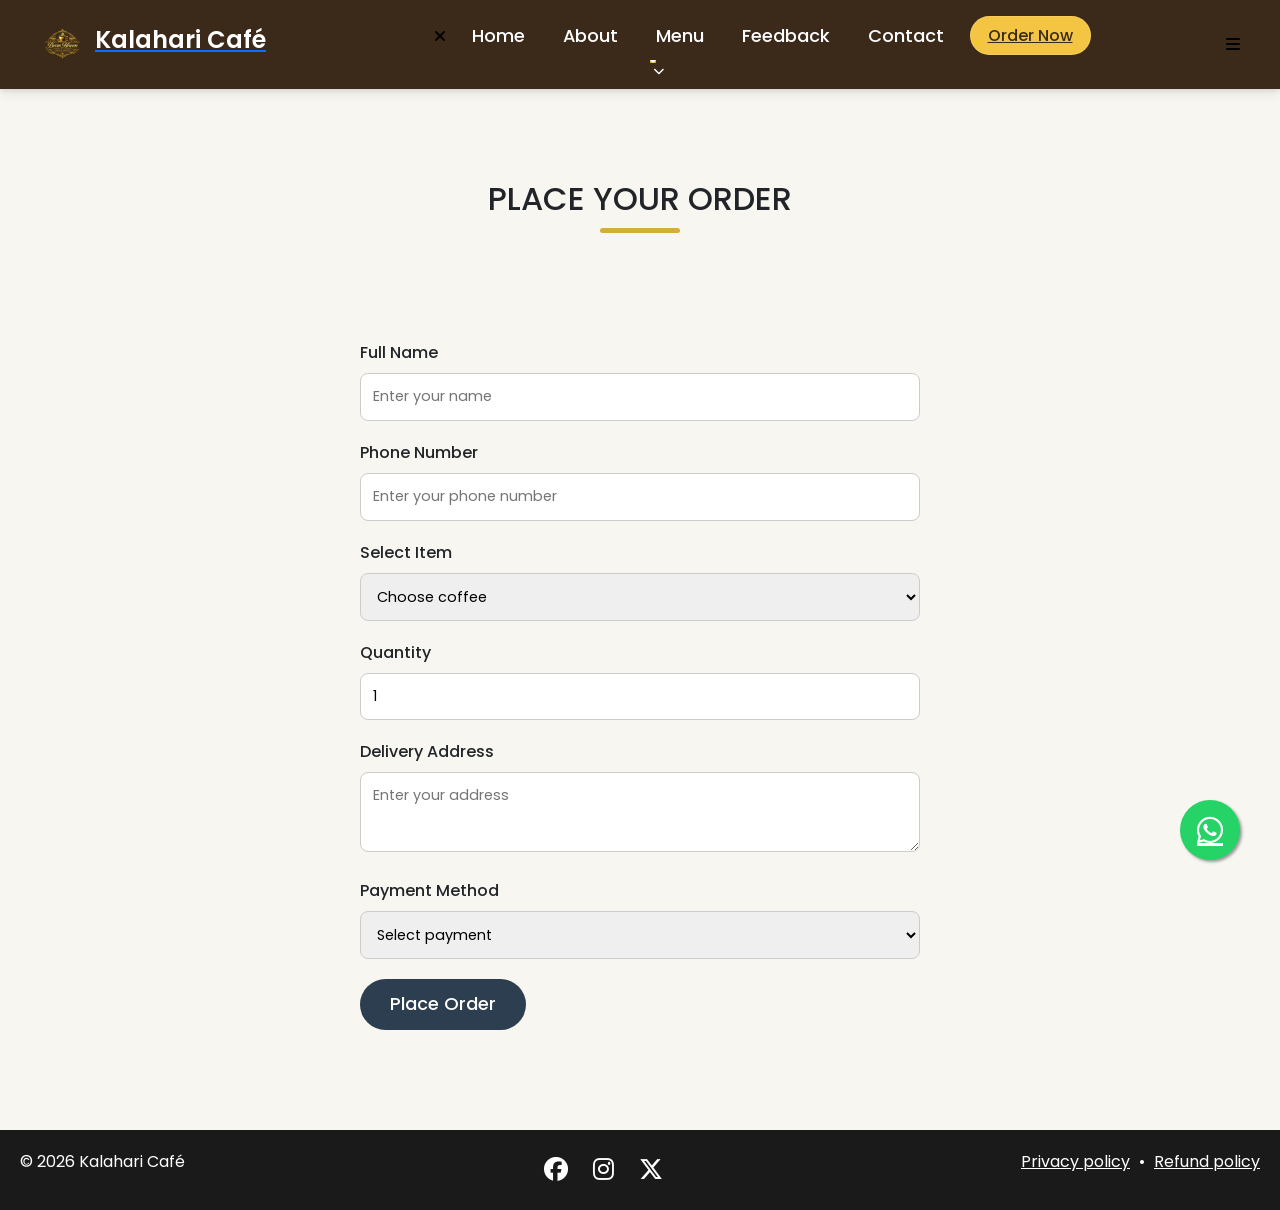
<file: order.html>
<!DOCTYPE html>
<html lang="en">
<head>
  <meta charset="UTF-8" />
  <meta name="viewport" content="width=device-width, initial-scale=1.0" />
  <meta name="description" content="Place your order online at Kalahari Café. Choose from our menu, specify details, and enjoy fast delivery of your favorite coffee and treats." />
  <link rel="icon" href="images/logo.png" type="image/png" />
  <title>Order | Kalahari Café</title>
  <link rel="stylesheet" href="style.css" />
  <link rel="stylesheet" href="https://cdnjs.cloudflare.com/ajax/libs/font-awesome/6.6.0/css/all.min.css" />
  <!-- Bootstrap CSS -->
  <link rel="stylesheet" href="https://cdn.jsdelivr.net/npm/bootstrap@5.3.3/dist/css/bootstrap.min.css" />
</head>
<body>

  <header>
    <nav class="navbar">
      <a href="index.html" class="nav-logo">
        <img src="images/logo.png" alt="Kalahari Café Logo" class="logo" width="45" height="45" />
        <h2 class="logo-text">Kalahari Café</h2>
      </a>
      <ul class="nav-menu">
        <button id="menu-close-button" class="fas fa-times"></button>
        <li class="nav-item"><a href="index.html" class="nav-link">Home</a></li>
        <li class="nav-item"><a href="about.html" class="nav-link">About</a></li>
        <li class="nav-item nav-dropdown">
          <a href="menu.html" class="nav-link dropdown-toggle">Menu</a>
          <ul class="dropdown-menu">
            <li><a href="menu.html" class="dropdown-link">Menu Items</a></li>
            <li><a href="gallery.html" class="dropdown-link">Gallery</a></li>
          </ul>
        </li>
        <li class="nav-item"><a href="feedback.html" class="nav-link">Feedback</a></li>
        <li class="nav-item"><a href="contact.html" class="nav-link">Contact</a></li>
        <li class="nav-item"><a href="order.html" class="order-btn active">Order Now</a></li>
      </ul>
      <button id="menu-open-button" class="fas fa-bars"></button>
    </nav>
  </header>

  <!-- Order Section -->
  <section class="order-section">
    <div class="section-content">
      <h2 class="section-title">Place Your Order</h2>

      <form class="order-form" id="order-form" action="#" novalidate>

        <div class="form-group">
          <label for="customer-name">Full Name</label>
          <input id="customer-name" name="customerName" type="text" placeholder="Enter your name" required />
          <span id="name-error" style="color:#c0392b; font-size:0.85rem; display:none;">Please enter your full name.</span>
        </div>

        <div class="form-group">
          <label for="customer-phone">Phone Number</label>
          <input id="customer-phone" name="customerPhone" type="tel" placeholder="Enter your phone number" required />
          <span id="phone-error" style="color:#c0392b; font-size:0.85rem; display:none;">Please enter a valid phone number.</span>
        </div>

        <div class="form-group">
          <label for="coffee-item">Select Item</label>
          <select id="coffee-item" name="coffeeItem" required>
            <option value="">Choose coffee</option>
            <option value="Espresso">Espresso</option>
            <option value="Cappuccino">Cappuccino</option>
            <option value="Latte">Latte</option>
            <option value="Americano">Americano</option>
            <option value="Mocha">Mocha</option>
          </select>
          <span id="item-error" style="color:#c0392b; font-size:0.85rem; display:none;">Please select an item.</span>
        </div>

        <div class="form-group">
          <label for="coffee-quantity">Quantity</label>
          <input id="coffee-quantity" name="coffeeQuantity" type="number" min="1" value="1" required />
          <span id="qty-error" style="color:#c0392b; font-size:0.85rem; display:none;">Quantity must be at least 1.</span>
        </div>

        <div class="form-group">
          <label for="delivery-address">Delivery Address</label>
          <textarea id="delivery-address" name="deliveryAddress" placeholder="Enter your address" required></textarea>
          <span id="address-error" style="color:#c0392b; font-size:0.85rem; display:none;">Please enter your delivery address.</span>
        </div>

        <div class="form-group">
          <label for="payment-method">Payment Method</label>
          <select id="payment-method" name="paymentMethod" required>
            <option value="">Select payment</option>
            <option value="Cash on Delivery">Cash on Delivery</option>
            <option value="Card">Card</option>
            <option value="Mobile Money">Mobile Money</option>
          </select>
          <span id="payment-error" style="color:#c0392b; font-size:0.85rem; display:none;">Please select a payment method.</span>
        </div>

        <button type="submit" class="submit-button">Place Order</button>
        <div id="order-message" class="order-message" aria-live="polite"></div>

      </form>
    </div>
  </section>

  <footer class="footer-section">
    <div class="section-content">
      <p class="copyright-text">© 2026 Kalahari Café</p>
      <div class="social-link-list">
        <a href="https://www.facebook.com/randy.popota" target="_blank" rel="noreferrer noopener" class="social-link"><i class="fa-brands fa-facebook"></i></a>
        <a href="https://www.instagram.com/sir_gaborekwe/" target="_blank" rel="noreferrer noopener" class="social-link"><i class="fa-brands fa-instagram"></i></a>
        <a href="https://x.com/BGaborekwe36952" target="_blank" rel="noreferrer noopener" class="social-link"><i class="fa-brands fa-x-twitter"></i></a>
      </div>
      <p class="policy-text">
        <a href="#" class="policy-link" data-policy="privacy">Privacy policy</a>
        <span class="separator">•</span>
        <a href="#" class="policy-link" data-policy="refund">Refund policy</a>
      </p>
    </div>
  </footer>

  <script src="https://cdn.jsdelivr.net/npm/bootstrap@5.3.3/dist/js/bootstrap.bundle.min.js"></script>
  <script>
    document.getElementById('order-form').addEventListener('submit', function(e) {
      e.preventDefault();

      const name     = document.getElementById('customer-name').value.trim();
      const phone    = document.getElementById('customer-phone').value.trim();
      const item     = document.getElementById('coffee-item').value;
      const quantity = parseInt(document.getElementById('coffee-quantity').value, 10);
      const address  = document.getElementById('delivery-address').value.trim();
      const payment  = document.getElementById('payment-method').value;
      const phoneRegex = /^[+\d\s\-()]{7,15}$/;

      let valid = true;

      const show = (id, cond) => {
        document.getElementById(id).style.display = cond ? 'none' : 'block';
        if (!cond) valid = false;
      };

      show('name-error',    !!name);
      show('phone-error',   !!phone && phoneRegex.test(phone));
      show('item-error',    !!item);
      show('qty-error',     quantity >= 1);
      show('address-error', !!address);
      show('payment-error', !!payment);

      if (!valid) return;

      const msgEl = document.getElementById('order-message');
      msgEl.textContent = `Thank you, ${name}! Your order for ${quantity} ${item}${quantity !== 1 ? 's' : ''} is confirmed. We will contact you shortly at ${phone} to arrange delivery to ${address} using ${payment}.`;
      msgEl.style.display = 'block';
      this.reset();
    });
  </script>
  <script src="script.js"></script>

  <a href="https://wa.me/26778055268?text=Hello%20from%20Kalahari%20Café" class="whatsapp-float" target="_blank">
    <i class="fab fa-whatsapp"></i>
  </a>

</body>
</html>
</file>
<file: style.css>
/* Google Fonts Link */
@import url('https://fonts.googleapis.com/css2?family=Miniver&family=Poppins:ital,wght@0,400;0,500;0,600;0,700;1,400&display=swap');
* {
  padding: 0;
  margin: 0;
  box-sizing: border-box;
  font-family: "Poppins", sans-serif;
}
:root {
  /* Colors */
  --white-color: #fff;
  --dark-color: #1a1a1a;
  --primary-color: #2c3e50; /* Deep Navy Blue */
  --secondary-color: #d4af37; /* Antique Gold */
  --light-bg-color: #f8f6f0; /* Warm Cream */
  --accent-color: #8b4513; /* Saddle Brown */
  --medium-gray-color: #ccc;
  /* Font size */
  --font-size-s: 0.9rem;
  --font-size-n: 1rem;
  --font-size-m: 1.12rem;
  --font-size-l: 1.5rem;
  --font-size-xl: 2rem;
  --font-size-xxl: 2.3rem;
  /* Font weight */
  --font-weight-normal: 400;
  --font-weight-medium: 500;
  --font-weight-semibold: 600;
  --font-weight-bold: 700;
  /* Border radius */
  --border-radius-s: 8px;
  --border-radius-m: 30px;
  --border-radius-circle: 50%;
  /* Site max width */
  --site-max-width: 1300px;
  --light-pink-color: #f8f6f0;
}
html {
  scroll-behavior: smooth;
}
body {
  background: #f7ede0;
  color: #3e2b20;
}
main {
  padding-top: 90px;
}
/* Stylings for whole site */
ul {
  list-style: none;
}
a {
  text-decoration: none;
}
button {
  cursor: pointer;
  background: none;
  border: none;
}
img {
  width: 100%;
}
:where(section, footer) .section-content {
  margin: 0 auto;
  padding: 0 20px;
  max-width: var(--site-max-width);
}
section .section-title {
  text-align: center;
  padding: 60px 0 100px;
  text-transform: uppercase;
  font-size: var(--font-size-xl);
}
section .section-title::after {
  content: "";
  width: 80px;
  height: 5px;
  display: block;
  margin: 10px auto 0;
  background: var(--secondary-color);
  border-radius: var(--border-radius-s);
}
.section-subtitle {
  text-align: center;
  margin: -40px 0 60px;
  font-size: var(--font-size-m);
  color: #666;
  font-style: italic;
}
/* Navbar styling */
header {
  position: fixed;
  width: 100%;
  background: #3b2a1a;
  box-shadow: 0 4px 12px rgba(0,0,0,0.08);
  z-index: 1000;
}

.navbar .nav-logo {
  display: flex;
  align-items: center;
  gap: 10px;
}

.navbar .nav-logo .logo {
  width: 45px;
  height: auto;
}
header .navbar {
  position: relative;
  z-index: 1000;
  background: #3b2a1a;
  box-shadow: 0 2px 5px rgba(0, 0, 0, 0.08);
  display: flex;
  justify-content: space-between;
  align-items: center;
  padding: 15px 40px;
  margin: 0 auto;
  max-width: var(--site-max-width);
}
.navbar .nav-logo {
  display: flex;
  align-items: center;
  gap: 10px;
}
.navbar .nav-logo .logo-text,
.logo-text {
  font-size: 1.5rem;
  font-weight: 600;
  color: #ffffff;
}
.navbar .nav-menu {
  gap: 14px;
  display: flex;
  align-items: center;
}
.navbar .nav-menu .nav-link {
  position: relative;
  color: #ffffff;
  font-weight: 500;
  padding: 8px 12px;
  font-size: var(--font-size-m);
  transition: 0.3s ease;
}
.navbar .nav-menu .nav-link::after {
  content: "";
  position: absolute;
  left: 0;
  bottom: -5px;
  width: 0%;
  height: 2px;
  background: var(--secondary-color);
  transition: 0.3s ease;
}
.navbar .nav-menu .nav-link:hover::after {
  width: 100%;
}
.navbar .nav-menu .nav-link:hover {
  color: #f4c542;
}
.nav-link.active {
  color: #f4c542;
}
.order-btn {
  background: #f4c542;
  color: #3b2a1a;
  padding: 8px 18px;
  border-radius: 20px;
  font-weight: 500;
  transition: 0.3s ease;
  white-space: nowrap;
}
.order-btn:hover {
  background: #ffffff;
  color: #3b2a1a;
}
.order-btn.active {
  box-shadow: inset 0 0 0 1px rgba(255,255,255,0.12);
}
/* Dropdown menu styling */
.navbar .nav-dropdown {
  position: relative;
}
.navbar .nav-dropdown .dropdown-toggle::after {
  content: "\f078";
  font-family: "Font Awesome 6 Free";
  font-weight: 900;
  font-size: 0.7rem;
  margin-left: 6px;
  transition: 0.3s ease;
}
.navbar .nav-dropdown:hover .dropdown-toggle::after {
  transform: rotate(180deg);
}
.navbar .nav-dropdown .dropdown-menu {
  position: absolute;
  top: 100%;
  left: 0;
  background: #2a1f14;
  border-radius: var(--border-radius-s);
  box-shadow: 0 4px 12px rgba(0, 0, 0, 0.15);
  min-width: 180px;
  opacity: 0;
  visibility: hidden;
  transform: translateY(-10px);
  transition: 0.3s ease;
  z-index: 100;
  margin-top: 5px;
  overflow: hidden;
}
.navbar .nav-dropdown:hover .dropdown-menu {
  opacity: 1;
  visibility: visible;
  transform: translateY(0);
}
.navbar .nav-dropdown .dropdown-menu li {
  list-style: none;
}
.navbar .nav-dropdown .dropdown-link {
  display: block;
  padding: 12px 16px;
  color: #ffffff;
  font-size: var(--font-size-n);
  transition: 0.3s ease;
  white-space: nowrap;
}
.navbar .nav-dropdown .dropdown-link:hover {
  background: #3b2a1a;
  padding-left: 20px;
}
.navbar .nav-dropdown .dropdown-link.active {
  color: #f4c542;
  font-weight: 500;
}
.navbar :where(#menu-open-button, #menu-close-button) {
  display: none;
}
header.scrolled {
  background: #ffffff;
  box-shadow: 0 6px 20px rgba(0,0,0,0.1);
}
/* Hero section styling */
.hero-section {
  min-height: 100vh;
  background: linear-gradient(135deg, var(--primary-color) 0%, var(--accent-color) 100%);
}
.hero-section .section-content {
  display: flex;
  padding-top: 40px;
  align-items: center;
  min-height: 100vh;
  justify-content: space-between;
}
.hero-section .hero-details {
  color: var(--white-color);
}
.hero-section .hero-details .title {
  font-size: var(--font-size-xxl);
  color: var(--secondary-color);
  font-family: "Miniver", sans-serif;
}
.hero-section .hero-details .subtitle {
  margin-top: 8px;
  max-width: 70%;
  font-size: var(--font-size-xl);
  font-weight: var(--font-weight-semibold);
}
.hero-section .hero-details .description {
  max-width: 70%;
  margin: 24px 0 40px;
  font-size: var(--font-size-m);
}
.hero-section .hero-details .buttons {
  display: flex;
  gap: 23px;
}
.hero-section .hero-details .button {
  padding: 10px 26px;
  display: block;
  border: 2px solid transparent;
  border-radius: var(--border-radius-m);
  background: var(--secondary-color);
  color: var(--primary-color);
  font-size: var(--font-size-m);
  font-weight: var(--font-weight-medium);
  transition: 0.3s ease;
}
.hero-section .hero-details .button:hover,
.hero-section .hero-details .button.contact-us {
  color: var(--white-color);
  border-color: var(--white-color);
  background: transparent;
}
.hero-section .hero-details .button.contact-us:hover {
  color: var(--primary-color);
  background: var(--secondary-color);
  border-color: var(--secondary-color);
}
.hero-section .hero-image-wrapper {
  max-width: 500px;
  margin-right: 30px;
}
/* About page styling */
.about-hero {
  padding: 100px 0 70px;
  background: linear-gradient(180deg, rgba(248, 242, 232, 0.95), rgba(226, 189, 146, 0.1));
}
.about-hero .hero-content {
  display: grid;
  grid-template-columns: 1.1fr 0.9fr;
  gap: 50px;
  align-items: center;
}
.hero-copy .eyebrow {
  display: inline-block;
  font-size: 0.95rem;
  font-weight: 600;
  letter-spacing: 0.16em;
  text-transform: uppercase;
  color: #7a5233;
  margin-bottom: 18px;
}
.hero-title {
  font-size: 4rem;
  line-height: 1.05;
  letter-spacing: -1px;
  margin-bottom: 18px;
  color: #2f1f15;
}
.hero-subtitle {
  display: block;
  font-size: 1.35rem;
  margin-bottom: 24px;
  color: #7b5638;
  font-weight: 600;
}
.hero-text {
  max-width: 620px;
  line-height: 2.1;
  color: #4b3a2d;
  font-size: 1.1rem;
}
.hero-image-panel {
  display: flex;
  justify-content: center;
}
.hero-image-card {
  position: relative;
  max-width: 520px;
  border-radius: 40px;
  overflow: hidden;
  box-shadow: 0 30px 60px rgba(74, 50, 36, 0.22);
}
.hero-panel-image {
  display: block;
  width: 100%;
  height: 100%;
  object-fit: cover;
}
.hero-image-label {
  position: absolute;
  bottom: 22px;
  left: 22px;
  background: rgba(255, 243, 228, 0.9);
  color: #3e2b20;
  padding: 14px 20px;
  border-radius: 30px;
  font-weight: 700;
  letter-spacing: 0.04em;
}
.story-section {
  padding: 70px 0 50px;
}
.story-grid {
  display: grid;
  grid-template-columns: repeat(4, minmax(0, 1fr));
  gap: 24px;
}
.story-card {
  background: #fff8f0;
  border: 1px solid rgba(184, 139, 97, 0.16);
  border-radius: 30px;
  padding: 36px;
  box-shadow: 0 16px 30px rgba(107, 70, 43, 0.08);
}
.story-card.wide-card {
  grid-column: span 2;
}
.story-card h3 {
  font-size: 1.35rem;
  margin-bottom: 18px;
  color: #3d2a20;
}
.story-card p {
  line-height: 1.9;
  color: #5d4536;
  font-size: 1rem;
}
.inspired-section {
  padding: 0 0 100px;
}
.inspired-grid {
  display: grid;
  grid-template-columns: 1.1fr 0.9fr;
  gap: 40px;
  align-items: center;
}
.inspired-copy .eyebrow {
  display: inline-block;
  font-size: 0.95rem;
  text-transform: uppercase;
  letter-spacing: 0.16em;
  color: #7a5233;
  margin-bottom: 18px;
}
.inspired-copy h2 {
  font-size: 2.5rem;
  line-height: 1.15;
  margin-bottom: 24px;
  color: #342217;
}
.inspired-copy p {
  line-height: 2;
  color: #594735;
  font-size: 1.05rem;
  max-width: 640px;
}
.inspired-images {
  display: grid;
  gap: 24px;
}
.inspired-image-card {
  overflow: hidden;
  border-radius: 32px;
  box-shadow: 0 24px 48px rgba(88, 58, 30, 0.14);
}
.inspired-image-card img {
  width: 100%;
  display: block;
  height: 100%;
  object-fit: cover;
}
/* Menu section styling */
.menu-section {
  color: var(--white-color);
  background: var(--dark-color);
  padding: 50px 0 100px;
}
.menu-section .menu-list {
  display: flex;
  gap: 110px;
  flex-wrap: wrap;
  align-items: center;
  justify-content: space-between;
}
.menu-section .menu-list .menu-item {
  display: flex;
  text-align: center;
  flex-direction: column;
  align-items: center;
  justify-content: space-between;
  width: calc(100% / 3 - 110px);
}
.menu-section .menu-list .menu-item .menu-image {
  width: 83%;
  aspect-ratio: 1;
  margin-bottom: 15px;
  object-fit: contain;
}
.menu-section .menu-list .menu-item .name {
  margin: 12px 0;
  font-size: var(--font-size-l);
  font-weight: var(--font-weight-semibold);
}
.menu-section .menu-list .menu-item .text {
  font-size: var(--font-size-m);
}
/* Testimonials section styling */
.testimonials-section {
  padding: 50px 0 100px;
  background: var(--light-bg-color);
}
.testimonials-section .slider-container {
  position: relative;
  margin: 0 60px 50px;
}
.testimonials-section .testimonial {
  user-select: none;
  background: var(--white-color);
  border-radius: var(--border-radius-m);
  box-shadow: 0 18px 50px rgba(0, 0, 0, 0.08);
  padding: 35px;
  display: flex;
  flex-direction: column;
  justify-content: center;
  align-items: center;
  text-align: center;
  max-width: 380px;
  margin: 0 auto;
}
.testimonials-section .testimonial .user-image {
  width: 180px;
  height: 180px;
  margin-bottom: 40px;
  object-fit: cover;
  border-radius: var(--border-radius-circle);
}
.testimonials-section .testimonial .name {
  margin-bottom: 16px;
  font-size: var(--font-size-m);
  font-weight: var(--font-weight-semibold);
}
.testimonials-section .testimonial .feedback {
  line-height: 28px;
  color: #444;
  font-style: italic;
  max-width: 100%;
}
.testimonials-section .swiper-pagination-bullet {
  width: 15px;
  height: 15px;
  opacity: 1;
  background: var(--secondary-color);
}
.testimonials-section .swiper-button-prev,
.testimonials-section .swiper-button-next {
  color: var(--secondary-color);
  transition: 0.3s ease;
}
.testimonials-section .swiper-button-prev:hover,
.testimonials-section .swiper-button-next:hover {
  color: var(--primary-color);
}
/* Gallery section styling */
.gallery-section {
  padding: 50px 0 100px;
}
.gallery-section .gallery-list {
  display: flex;
  gap: 32px;
  flex-wrap: wrap;
}
.gallery-section .gallery-list .gallery-item {
  overflow: hidden;
  border-radius: var(--border-radius-s);
  width: calc(100% / 3 - 32px);
}
.gallery-section .gallery-item .gallery-image {
  width: 100%;
  height: 100%;
  cursor: zoom-in;
  transition: 0.3s ease;
}
.gallery-section .gallery-item:hover .gallery-image {
  transform: scale(1.3);
}
/* Contact section styling */
.contact-section {
  padding: 50px 0 100px;
  background: linear-gradient(135deg, rgba(244, 239, 230, 0.95), rgba(255, 255, 255, 0.95));
  position: relative;
}
.contact-section::before {
  content: "";
  position: absolute;
  inset: 0;
  background: radial-gradient(circle at top left, rgba(212, 175, 55, 0.12), transparent 30%),
              radial-gradient(circle at bottom right, rgba(44, 62, 80, 0.08), transparent 28%);
  pointer-events: none;
}
.contact-section .section-content {
  position: relative;
  display: flex;
  gap: 48px;
  align-items: flex-start;
  justify-content: space-between;
}
.contact-section .contact-left {
  flex: 1;
  max-width: 50%;
}
.contact-section .contact-info-list .contact-info {
  display: flex;
  gap: 20px;
  margin: 20px 0;
  align-items: center;
}
.contact-section .contact-info-list .contact-info i {
  font-size: var(--font-size-m);
}
.contact-section .contact-form .form-input {
  width: 100%;
  height: 50px;
  padding: 0 12px;
  outline: none;
  margin-bottom: 16px;
  font-size: var(--font-size-s);
  border-radius: var(--border-radius-s);
  border: 1px solid var(--medium-gray-color);
}
.contact-section .contact-form {
  max-width: 50%;
}
.contact-section .contact-form textarea.form-input {
  height: 100px;
  padding: 12px;
  resize: vertical;
}
.contact-section .contact-form .form-input:focus {
  border-color: var(--secondary-color);
}
.contact-section .contact-form .submit-button {
  padding: 10px 28px;
  outline: none;
  margin-top: 10px;
  border: 1px solid var(--primary-color);
  border-radius: var(--border-radius-m);
  background: var(--primary-color);
  color: var(--white-color);
  font-size: var(--font-size-m);
  font-weight: var(--font-weight-medium);
  transition: 0.3s ease;
}
.contact-section .contact-form .submit-button:hover {
  color: var(--primary-color);
  background: transparent;
}/* Contact message styling */
.contact-section .contact-message {
  margin-top: 22px;
  padding: 16px 18px;
  border-radius: var(--border-radius-s);
  background: #fff7e9;
  color: #5a3b11;
  border: 1px solid #f2d3a6;
  display: none;
  font-size: var(--font-size-m);
  line-height: 1.6;
}
.map-container {
  margin-top: 30px;
  border-radius: var(--border-radius-m);
  overflow: hidden;
  box-shadow: 0 8px 24px rgba(0, 0, 0, 0.1);
}
.map-container iframe {
  width: 100%;
  height: 300px;
  border: 0;
}
/* Location section styling */
.location-section {
  padding: 50px 0 100px;
  background: linear-gradient(135deg, rgba(244, 239, 230, 0.95), rgba(255, 255, 255, 0.95));
  position: relative;
}
.location-section::before {
  content: "";
  position: absolute;
  inset: 0;
  background: radial-gradient(circle at top left, rgba(212, 175, 55, 0.12), transparent 30%),
              radial-gradient(circle at bottom right, rgba(44, 62, 80, 0.08), transparent 28%);
  pointer-events: none;
}
.location-section .section-content {
  position: relative;
  display: flex;
  gap: 48px;
  align-items: flex-start;
  justify-content: space-between;
}
.location-section .location-info {
  flex: 1;
  max-width: 50%;
  background: rgba(255, 255, 255, 0.9);
  padding: 30px;
  border-radius: var(--border-radius-m);
  box-shadow: 0 8px 24px rgba(0, 0, 0, 0.1);
}
.location-section .location-info h3 {
  margin-bottom: 20px;
  color: var(--primary-color);
}
.location-section .location-info p {
  margin-bottom: 10px;
  line-height: 1.6;
}
.location-section .map-container {
  flex: 1;
  max-width: 50%;
  border-radius: var(--border-radius-m);
  overflow: hidden;
  box-shadow: 0 8px 24px rgba(0, 0, 0, 0.1);
}
.location-section .map-container iframe {
  height: 400px;
}
/* Order section styling */
.order-section {
  padding: 120px 0 100px;
  background: var(--light-pink-color);
}
.order-section .section-content {
  max-width: 600px;
  margin: 0 auto;
}
.order-section .order-form .form-group {
  margin-bottom: 20px;
}
.order-section .order-form label {
  display: block;
  margin-bottom: 8px;
  font-weight: var(--font-weight-medium);
}
.order-section .order-form input,
.order-section .order-form select,
.order-section .order-form textarea {
  width: 100%;
  padding: 12px;
  border: 1px solid var(--medium-gray-color);
  border-radius: var(--border-radius-s);
  font-size: var(--font-size-s);
  outline: none;
}
.order-section .order-form input:focus,
.order-section .order-form select:focus,
.order-section .order-form textarea:focus {
  border-color: var(--secondary-color);
}
.order-section .order-form textarea {
  resize: vertical;
  min-height: 80px;
}
.order-section .order-form .submit-button {
  padding: 12px 30px;
  border: none;
  border-radius: var(--border-radius-m);
  background: var(--primary-color);
  color: var(--white-color);
  font-size: var(--font-size-m);
  font-weight: var(--font-weight-medium);
  cursor: pointer;
  transition: 0.3s ease;
}
.order-section .order-form .submit-button:hover {
  background: var(--secondary-color);
  color: var(--primary-color);
}
.order-section .order-message {
  margin-top: 22px;
  padding: 16px 18px;
  border-radius: var(--border-radius-s);
  background: #fff7e9;
  color: #5a3b11;
  border: 1px solid #f2d3a6;
  display: none;
  font-size: var(--font-size-m);
  line-height: 1.6;
}
/* Footer section styling */
.footer-section {
  padding: 20px 0;
  background: var(--dark-color);
}
.footer-section .section-content {
  display: flex;
  align-items: center;
  justify-content: space-between;
}
.footer-section :where(.copyright-text, .social-link, .policy-link) {
  color: var(--white-color);
  transition: 0.2s ease;
}
.footer-section .social-link-list {
  display: flex;
  gap: 25px;
}
.footer-section .social-link-list .social-link {
  font-size: var(--font-size-l);
}
.footer-section .social-link-list .social-link:hover,
.footer-section .policy-text .policy-link:hover {
  color: var(--secondary-color);
}
.footer-section .policy-text .separator {
  color: #fff;
  margin: 0 5px;
}
/* Policy modal styling */
.policy-modal {
  position: fixed;
  inset: 0;
  display: none;
  align-items: center;
  justify-content: center;
  padding: 20px;
  background: rgba(0, 0, 0, 0.55);
  z-index: 9999;
}
.policy-modal.open {
  display: flex;
}
.policy-modal__content {
  width: 100%;
  max-width: 640px;
  background: var(--white-color);
  border-radius: var(--border-radius-m);
  box-shadow: 0 24px 60px rgba(0, 0, 0, 0.18);
  padding: 30px;
}
.policy-modal__header {
  display: flex;
  justify-content: space-between;
  align-items: center;
  gap: 20px;
  margin-bottom: 18px;
}
.policy-modal__title {
  font-size: var(--font-size-xl);
  color: var(--primary-color);
  margin: 0;
}
.policy-modal__close {
  border: none;
  background: none;
  color: #444;
  font-size: 1.75rem;
  cursor: pointer;
}
.policy-modal__body {
  line-height: 1.8;
  color: #333;
}
.policy-modal__body p {
  margin-top: 1rem;
}
body.modal-open {
  overflow: hidden;
}

/* Responsive media query code for max width 1024px */
@media screen and (max-width: 1024px) {
  .menu-section .menu-list {
    gap: 60px;
  }
  .menu-section .menu-list .menu-item {
    width: calc(100% / 3 - 60px);
  }
}
/* Responsive media query code for max width 900px */
@media screen and (max-width: 900px) {
  :root {
    --font-size-m: 1rem;
    --font-size-l: 1.3rem;
    --font-size-xl: 1.5rem;
    --font-size-xxl: 1.8rem;
  }
  body.show-mobile-menu {
    overflow: hidden;
  }
  body.show-mobile-menu header::before {
    content: "";
    position: fixed;
    top: 0;
    left: 0;
    height: 100%;
    width: 100%;
    backdrop-filter: blur(5px);
    background: rgba(0, 0, 0, 0.2);
  }
  .navbar :is(#menu-open-button, #menu-close-button) {
    font-size: var(--font-size-l);
    display: block;
  }
  .navbar :is(#menu-open-button, #menu-close-button):hover {
    color: #f4c542 !important;
  }
  .navbar #menu-open-button {
    color: #fff;
  }
  .navbar .nav-menu #menu-close-button {
    position: absolute;
    right: 30px;
    top: 30px;
  }
  .navbar .nav-menu {
    display: block;
    background: #3b2a1a;
    position: fixed;
    top: 0;
    left: -300px;
    height: 100%;
    width: 300px;
    display: flex;
    align-items: center;
    flex-direction: column;
    padding-top: 100px;
    transition: left 0.2s ease;
  }
  body.show-mobile-menu .nav-menu {
    left: 0;
  }
  .navbar .nav-menu .nav-link {
    display: block;
    margin-top: 17px;
    padding: 10px 22px;
    color: #ffffff;
    font-size: var(--font-size-l);
  }
  .navbar .nav-dropdown .dropdown-menu {
    position: static;
    display: none;
    opacity: 1;
    visibility: visible;
    transform: none;
    box-shadow: none;
    background: #2a1f14;
    margin-top: 0;
  }
  .navbar .nav-dropdown .dropdown-menu.show {
    display: block;
  }
  .navbar .nav-dropdown .dropdown-link {
    padding: 10px 40px;
    font-size: var(--font-size-m);
  }
  .hero-section .section-content {
    text-align: center;
    gap: 50px;
    padding: 30px 20px 20px;
    justify-content: center;
    flex-direction: column-reverse;
  }
  .hero-section .hero-details :is(.subtitle, .description),
  .about-section .about-details,
  .contact-section .contact-form {
    max-width: 100%;
  }
  .contact-section .section-content {
    align-items: center;
    flex-direction: column-reverse;
  }
  .contact-section .contact-left {
    max-width: 100%;
  }
  .hero-section .hero-details .buttons {
    justify-content: center;
  }
  .hero-section .hero-image-wrapper {
    max-width: 270px;
    margin-right: 0;
  }
  .about-hero .hero-content,
  .inspired-grid,
  .story-grid {
    grid-template-columns: 1fr;
  }
  .about-hero .hero-content {
    gap: 40px;
  }
  .story-grid {
    grid-template-columns: 1fr;
  }
  .story-card.wide-card {
    grid-column: auto;
  }
  .hero-title {
    font-size: 2.4rem;
  }
  .inspired-copy h2 {
    font-size: 2rem;
  }
  .inspired-images {
    grid-template-columns: 1fr;
  }
  .menu-section .menu-list {
    gap: 30px;
  }
  .menu-section .menu-list .menu-item {
    width: calc(100% / 2 - 30px);
  }
  .menu-section .menu-list .menu-item .menu-image {
    max-width: 200px;
  }
  .gallery-section .gallery-list {
    gap: 30px;
  }
  .gallery-section .gallery-list .gallery-item {
    width: calc(100% / 2 - 30px);
  }
  .contact-section .section-content {
    align-items: center;
    flex-direction: column-reverse;
  }
  .location-section .section-content {
    flex-direction: column;
  }
  .location-section .location-info,
  .location-section .map-container {
    max-width: 100%;
  }
}
/* Responsive media query code for max width 640px */
@media screen and (max-width: 640px) {
  .menu-section .menu-list .menu-item,
  .gallery-section .gallery-list .gallery-item {
    width: 100%;
  }
  .menu-section .menu-list {
    gap: 60px;
  }
  .testimonials-section .slider-wrapper {
    margin: 0 0 30px;
  }
  .testimonials-section .swiper-slide-button {
    display: none;
  }
  .footer-section .section-content {
    flex-direction: column;
    gap: 20px;
   
  }
}

/* WhatsApp Float Button */
.whatsapp-float {
  position: fixed;
  width: 60px;
  height: 60px;
  bottom: 40px;
  right: 40px;
  background-color: #25d366;
  color: #FFF;
  border-radius: 50px;
  text-align: center;
  font-size: 30px;
  box-shadow: 2px 2px 3px #999;
  z-index: 100;
  display: flex;
  align-items: center;
  justify-content: center;
}
.whatsapp-float:hover {
  background-color: #20ba5a;
}

/* Back to Top Button */
.back-to-top {
  position: fixed;
  bottom: 120px;
  right: 40px;
  width: 50px;
  height: 50px;
  background-color: var(--secondary-color);
  color: var(--white-color);
  border: none;
  border-radius: 50%;
  font-size: 20px;
  cursor: pointer;
  opacity: 0;
  visibility: hidden;
  transition: all 0.3s ease;
  z-index: 99;
  display: flex;
  align-items: center;
  justify-content: center;
}
.back-to-top.show {
  opacity: 1;
  visibility: visible;
}
.back-to-top:hover {
  background-color: var(--primary-color);
  transform: translateY(-5px);
}

/* Location Dropdown */
.location-dropdown {
  max-width: var(--site-max-width);
  margin: 0 auto;
  padding: 20px;
}
.location-dropdown details {
  border: 1px solid var(--medium-gray-color);
  border-radius: var(--border-radius-s);
  padding: 10px;
  background: var(--light-bg-color);
}
.location-dropdown summary {
  cursor: pointer;
  font-weight: var(--font-weight-semibold);
  color: var(--primary-color);
  list-style: none;
}
.location-dropdown summary::marker {
  display: none;
}
.location-dropdown summary::before {
  content: "▶";
  margin-right: 10px;
  transition: transform 0.3s;
}
.location-dropdown details[open] summary::before {
  transform: rotate(90deg);
}
.location-content {
  margin-top: 20px;
  display: flex;
  flex-direction: column;
  gap: 20px;
}
.location-info h3 {
  color: var(--primary-color);
  margin-bottom: 10px;
}
.location-info p {
  margin: 5px 0;
}
.map-container {
  width: 100%;
  height: 400px;
  border-radius: var(--border-radius-s);
  overflow: hidden;
}
.map-container iframe {
  width: 100%;
  height: 100%;
}

/* Testimonials Toggle */
.testimonials-toggle {
  display: block;
  margin: 20px auto;
  padding: 10px 20px;
  background-color: var(--secondary-color);
  color: var(--white-color);
  border: none;
  border-radius: var(--border-radius-m);
  font-size: var(--font-size-m);
  cursor: pointer;
  transition: background-color 0.3s;
}
.testimonials-toggle:hover {
  background-color: var(--primary-color);
}
.testimonials-section {
  display: none;
}
.testimonials-section.show {
  display: block;
}

/* Feedback Rating */
.rating-container {
  margin-bottom: 20px;
}
.rating-container label {
  display: block;
  margin-bottom: 10px;
  font-weight: var(--font-weight-medium);
}
.stars {
  display: flex;
  gap: 5px;
}
.stars i {
  font-size: 24px;
  color: var(--medium-gray-color);
  cursor: pointer;
  transition: color 0.3s;
}
.stars i:hover,
.stars i.active {
  color: var(--secondary-color);
}

/* Feedback Section Styling */
.feedback-section {
  padding: 120px 0;
  background: var(--light-bg-color);
}

.feedback-section .section-title {
  margin-bottom: 20px;
}

.feedback-section .section-subtitle {
  margin-bottom: 60px;
  color: #666;
}

.feedback-form {
  max-width: 600px;
  margin: 0 auto;
  background: var(--white-color);
  padding: 50px 40px;
  border-radius: var(--border-radius-s);
  box-shadow: 0 5px 20px rgba(0, 0, 0, 0.08);
}

.feedback-form .form-group {
  margin-bottom: 25px;
  text-align: left;
}

.feedback-form .form-group label {
  display: block;
  font-weight: var(--font-weight-semibold);
  margin-bottom: 8px;
  color: var(--primary-color);
}

.feedback-form input,
.feedback-form select,
.feedback-form textarea {
  width: 100%;
  padding: 12px 15px;
  border: 2px solid #e0e0e0;
  border-radius: var(--border-radius-s);
  font-size: var(--font-size-n);
  font-family: "Poppins", sans-serif;
  outline: none;
  transition: 0.3s ease;
}

.feedback-form input:focus,
.feedback-form select:focus,
.feedback-form textarea:focus {
  border-color: var(--secondary-color);
  box-shadow: 0 0 0 3px rgba(212, 175, 55, 0.1);
}

.feedback-form textarea {
  resize: vertical;
  min-height: 150px;
}

.feedback-form .btn-submit {
  width: 100%;
  padding: 14px;
  background: var(--secondary-color);
  color: var(--primary-color);
  border: none;
  border-radius: var(--border-radius-s);
  font-size: var(--font-size-m);
  font-weight: var(--font-weight-semibold);
  cursor: pointer;
  transition: 0.3s ease;
  margin-top: 10px;
}

.feedback-form .btn-submit:hover {
  background: var(--primary-color);
  color: var(--white-color);
  transform: translateY(-2px);
  box-shadow: 0 5px 15px rgba(44, 62, 80, 0.2);
}

@media screen and (max-width: 900px) {
  .feedback-form {
    padding: 35px 25px;
  }
}

@media screen and (max-width: 640px) {
  .feedback-form {
    padding: 25px 20px;
  }

  .feedback-form .form-group {
    margin-bottom: 20px;
  }
}

/* Feedback Success Message */
.feedback-success-message {
  position: fixed;
  top: 50%;
  left: 50%;
  transform: translate(-50%, -50%);
  background: var(--white-color);
  border-radius: var(--border-radius-s);
  box-shadow: 0 10px 40px rgba(0, 0, 0, 0.2);
  z-index: 9999;
  opacity: 0;
  transform: translate(-50%, -50%) scale(0.8);
  transition: all 0.3s ease;
  pointer-events: none;
}

.feedback-success-message.show {
  opacity: 1;
  transform: translate(-50%, -50%) scale(1);
  pointer-events: auto;
}

.feedback-success-message .success-content {
  padding: 40px;
  text-align: center;
}

.feedback-success-message .success-content i {
  font-size: 3.5rem;
  color: #4caf50;
  margin-bottom: 15px;
  display: block;
}

.feedback-success-message .success-content h3 {
  color: var(--primary-color);
  font-size: var(--font-size-l);
  margin-bottom: 10px;
}

.feedback-success-message .success-content p {
  color: #666;
  font-size: var(--font-size-m);
}
</file>
